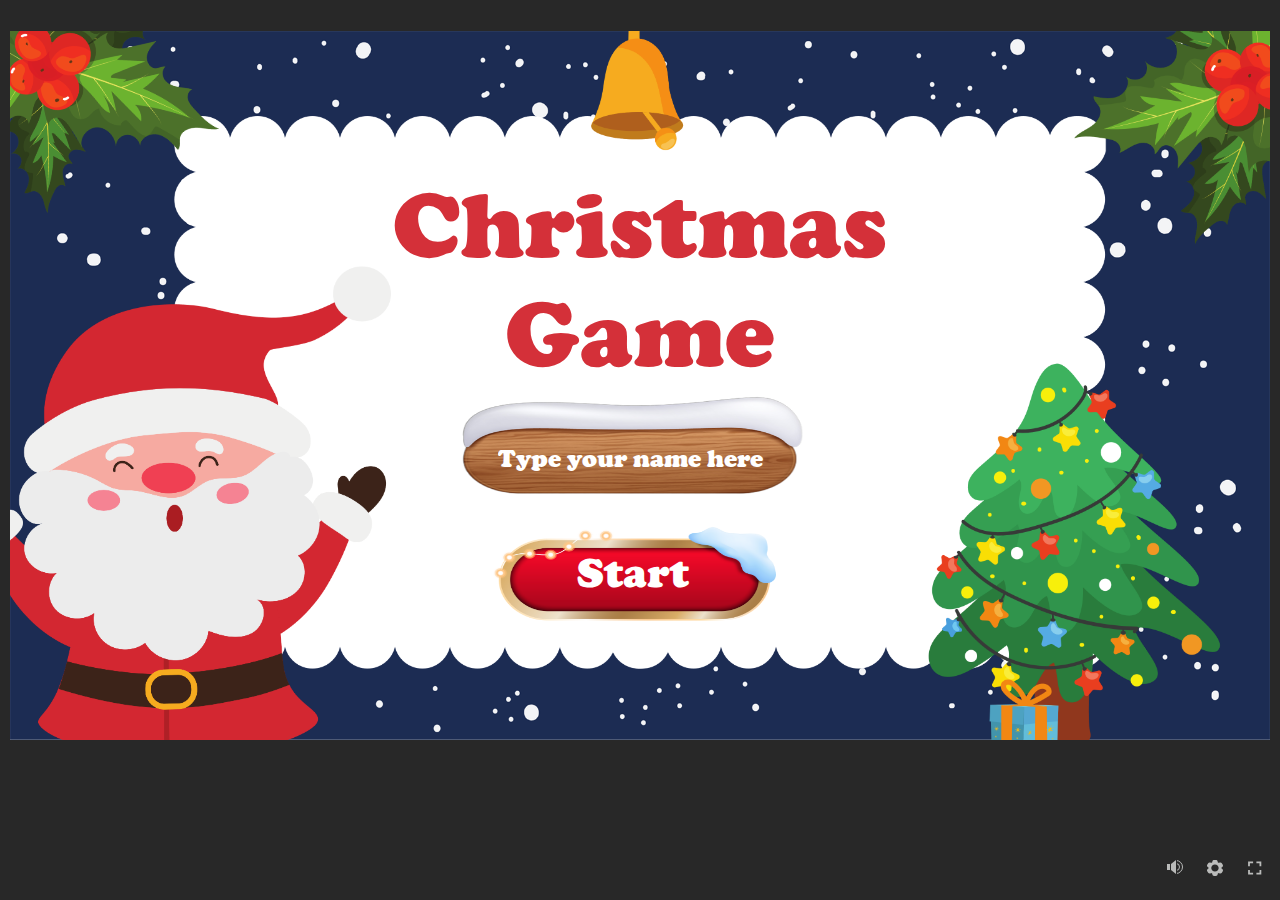
<file: index.html>
﻿<!doctype html>
<html lang="en-US">
<head>
  <meta charset="utf-8">
  <!-- Created using Storyline 360 x64 - http://www.articulate.com  -->
  <!-- version: 3.97.34031.0 -->
  <title>Christmas dice game (1)</title>
  <meta http-equiv="x-ua-compatible" content="IE=edge"/>
  <meta name="viewport" content="width=device-width,initial-scale=1,user-scalable=no,shrink-to-fit=no,minimal-ui"/>
  <meta name="apple-mobile-web-app-capable" content="yes"/>
  <style>
    html, body { height: 100%; padding: 0; margin: 0 }
    #app { height: 100%; width: 100%; }
  </style>

  <script>
    window.DS = {};
    window.globals = {
      DATA_PATH_BASE: '',
      HAS_FRAME: true,
      HAS_SLIDE: true,

      lmsPresent: false,
      tinCanPresent: false,
      cmi5Present: false,
      aoSupport: false,
      scale: 'noscale',
      captureRc: false,
      browserSize: 'optimal',
      bgColor: '#282828',
      features: 'DropInAcc,DropInBase,DropInCore,DropInInteractions,DropInVideo,LayerPresentAsDialog,MathExpressions,MultipleQuizTracking,UpdatedThemeEditor',
      themeName: 'unified',
      preloaderColor: '#FFFFFF',
      suppressAnalytics: false,
      productChannel: 'stable',
      publishSource: 'storyline',
      aid: 'aid|dfdf408f-d597-4349-b7f6-b63befe38650',
      cid: 'cadb7a4b-8cb1-432d-b43c-58765e7518b7',
      playerVersion: '3.97.34031.0',
      publishTimestamp: '2025-06-11T09:18:35.3965324Z',
      maxIosVideoElements: 10,
      connectionSettings: { message: 'You%20are%20offline.%20Trying%20to%20reconnect...', useDarkTheme: false, mode: 'disabled' },
      hasFeature: function(feature) {
        return this.features.split(',').includes(feature);
      },
      
      parseParams: function(qs) {
        if (window.globals.parsedParams != null) {
          return window.globals.parsedParams;
        }
        qs = (qs || window.location.search.substr(1)).split('+').join(' ');
        var params = {},
            tokens,
            re = /[?&]?([^=]+)=([^&]*)/g;

        while (tokens = re.exec(qs)) {
          params[decodeURIComponent(tokens[1]).trim()] =
            decodeURIComponent(tokens[2]).trim();
        }
        window.globals.parsedParams = params;
        return params;
      }

    };
  </script>
  <script>
    var isIe11 = ('ActiveXObject' in window || window.MSBlobBuilder != null)
      && window.msCrypto != null && !window.ActiveXObject;
    if (isIe11) {
      window.globals.unsupportedBrowser = true;
      document.write(atob('[base64]'));
    }
  </script>

  <script>
    if (window.globals.hasFeature('MultiLanguageSinglePackageSupport')) {
      
      
    }
  </script>

  
  <script>window.THREE = { };</script>
  
</head>
<body style="background: #282828" class="cs-HTML theme-unified">
  <!-- 360 -->
  <script>!function(){var e,i=/iPhone/i,o=/iPod/i,n=/iPad/i,t=/\biOS-universal(?:.+)Mac\b/i,r=/\bAndroid(?:.+)Mobile\b/i,a=/Android/i,d=/(?:SD4930UR|\bSilk(?:.+)Mobile\b)/i,p=/Silk/i,l=/Windows Phone/i,u=/\bWindows(?:.+)ARM\b/i,b=/BlackBerry/i,s=/BB10/i,c=/Opera Mini/i,f=/\b(CriOS|Chrome)(?:.+)Mobile/i,h=/Mobile(?:.+)Firefox\b/i,v=function(e){return void 0!==e&&"MacIntel"===e.platform&&"number"==typeof e.maxTouchPoints&&e.maxTouchPoints>1&&"undefined"==typeof MSStream};e=function(e){var m={userAgent:"",platform:"",maxTouchPoints:0};e||"undefined"==typeof navigator?"string"==typeof e?m.userAgent=e:e&&e.userAgent&&(m={userAgent:e.userAgent,platform:e.platform,maxTouchPoints:e.maxTouchPoints||0}):m={userAgent:navigator.userAgent,platform:navigator.platform,maxTouchPoints:navigator.maxTouchPoints||0};var g=m.userAgent,y=g.split("[FBAN");void 0!==y[1]&&(g=y[0]),void 0!==(y=g.split("Twitter"))[1]&&(g=y[0]);var A=function(e){return function(i){return i.test(e)}}(g),w={apple:{phone:A(i)&&!A(l),ipod:A(o),tablet:!A(i)&&(A(n)||v(m))&&!A(l),universal:A(t),device:(A(i)||A(o)||A(n)||A(t)||v(m))&&!A(l)},amazon:{phone:A(d),tablet:!A(d)&&A(p),device:A(d)||A(p)},android:{phone:!A(l)&&A(d)||!A(l)&&A(r),tablet:!A(l)&&!A(d)&&!A(r)&&(A(p)||A(a)),device:!A(l)&&(A(d)||A(p)||A(r)||A(a))||A(/\bokhttp\b/i)},windows:{phone:A(l),tablet:A(u),device:A(l)||A(u)},other:{blackberry:A(b),blackberry10:A(s),opera:A(c),firefox:A(h),chrome:A(f),device:A(b)||A(s)||A(c)||A(h)||A(f)},any:!1,phone:!1,tablet:!1};return w.any=w.apple.device||w.android.device||w.windows.device||w.other.device,w.phone=w.apple.phone||w.android.phone||w.windows.phone,w.tablet=w.apple.tablet||w.android.tablet||w.windows.tablet,w}(),"object"==typeof exports&&"undefined"!=typeof module?module.exports=e:"function"==typeof define&&define.amd?define((function(){return e})):this.isMobile=e}();
    window.isMobile.apple.tablet = window.isMobile.apple.tablet ||
      (navigator.platform === 'MacIntel' && navigator.maxTouchPoints > 1);
    window.isMobile.apple.device = window.isMobile.apple.device || window.isMobile.apple.tablet;
    window.isMobile.tablet = window.isMobile.tablet || window.isMobile.apple.tablet;
    window.isMobile.any = window.isMobile.any || window.isMobile.apple.tablet;
  </script>

  <div id="focus-sink" tabindex="-1"></div>

  <div id="preso"></div>
  <script>
    (function() {

      var classTypes = [ 'desktop', 'mobile', 'phone', 'tablet' ];

      var addDeviceClasses = function(prefix, testObj) {
        var curr, i;
        for (i = 0; i < classTypes.length; i++) {
          curr = classTypes[i];
          if (testObj[curr]) {
            document.body.classList.add(prefix + curr);
          }
        }
      };

      var params = window.globals.parseParams(),
          isDevicePreview = params.devicepreview === '1',
          isPhoneOverride = params.deviceType === 'phone' || (isDevicePreview && params.phone == '1'),
          isTabletOverride = (params.deviceType === 'tablet' || isDevicePreview) && !isPhoneOverride,
          isMobileOverride = isPhoneOverride || isTabletOverride;

      var deviceView = {
        desktop: !window.isMobile.any && !isMobileOverride,
        mobile: window.isMobile.any || isMobileOverride,
        phone: isPhoneOverride || (window.isMobile.phone && !isTabletOverride),
        tablet: isTabletOverride || window.isMobile.tablet
      };

      window.globals.deviceView = deviceView;
      window.isMobile.desktop = !window.isMobile.any;
      window.isMobile.mobile = window.isMobile.any;

      addDeviceClasses('view-', deviceView);

    })();
  </script>
  
  <script src='story_content/triggers.js' type=text/javascript></script>
<script src='story_content/user.js' type=text/javascript></script>
  <div class="slide-loader"></div>

  <script>
    var doc = document, loader = doc.body.querySelector('.slide-loader'); [ 1, 2, 3 ].forEach(function(n) { var d = doc.createElement('div'); d.style.backgroundColor = window.globals.preloaderColor; d.classList.add('mobile-loader-dot'); d.classList.add('dot' + n); loader.appendChild(d); });
  </script>

  <div class="mobile-load-title-overlay" style="display: none">
    <div class="mobile-load-title">Christmas dice game (1)</div>
  </div>

  <div class="mobile-chrome-warning"></div>

  
<style>
  .warn-connection-dialog {
    display: none;
    background: transparent;
    pointer-events: all;
    position: fixed;
    left: 0;
    top: 0;
    width: 100%;
    height: 100%;
    z-index: 999;
  }

  .warn-connection-content {
    pointer-events: all;
    border-radius: 4px;
    background: white;
    border: 1px solid #E7E7E7;
    color: #333333;
    box-shadow: 0 2px 4px rgba(0, 0, 0, 0.25);
    transition: all 150ms ease-out;
    position: absolute;
    white-space: nowrap;
  }

  .view-phone.is-landscape .warn-connection-content {
    left: 23px;
    bottom: 23px;
  }

  .view-tablet.is-landscape .warn-connection-content {
    left: 50%;
    top: 20px;
    transform: translateX(-50%);
  }

  .view-mobile.is-portrait .warn-connection-content {
    transform: translate(-50%, calc(-100% - 15px));
  }

  .warn-connection-content p {
    display: inline-block;
    margin: 0 8px 0 0;
    line-height: 33px;
    font-size: 11px;
  }

  .warn-connection-content svg {
    position: relative;
    vertical-align: middle;
    margin: 0 2px 2px 8px;
  }

  .view-desktop .warn-connection-content {
    left: 1.5em;
    bottom: 1.5em;
  }

  .view-desktop .warn-connection-content p {
    font-size: 1.1em;
  }

  .is-offline .warn-connection-dialog {
    display: block;
  }

  .is-offline .cs-panel * {
    pointer-events: none !important;
  }

  .is-offline .cs-panel {
    pointer-events: all !important;
  }

  .is-offline #nav-controls * {
    pointer-events: none !important;
  }

  .is-offline #nav-controls {
    pointer-events: all !important;
  }
</style>

<div class="warn-connection-dialog" role="alertdialog" aria-modal="true" tabindex="0" aria-labelledby="warn-connection-message">
  <div class="warn-connection-content">
    <svg width="17" height="15" viewBox="0 0 17 15" xmlns="http://www.w3.org/2000/svg">
      <path fill="#8F0000" stroke="white" d="M16.07,12.98 L15.88,12.23 L9.51,1.21 C8.97,0.26,7.6,0.26,7.06,1.21 L0.69,12.23 C0.15,13.16,0.81,14.36,1.91,14.36 H14.65 C15.47,14.36,16.05,13.7,16.07,12.98 Z"/>
      <path fill="white" stroke="white" d="M8.58,5.5 C8.35,5.28,8.5,5.35,8.21,5.32 C8.09,5.35,7.97,5.49,7.96,5.67 C7.97,5.79,7.98,5.92,7.98,6.04 L7.98,6.04 C7.99,6.17,8,6.31,8.01,6.43 L8.01,6.44 C8.03,6.92,8.06,7.41,8.09,7.9 L8.09,7.9 C8.12,8.39,8.14,8.88,8.17,9.37 C8.17,9.39,8.18,9.42,8.2,9.44 C8.23,9.46,8.25,9.47,8.28,9.47 C8.31,9.47,8.34,9.46,8.35,9.44 C8.37,9.43,8.38,9.4,8.39,9.35 L8.39,9.34 C8.39,9.24,8.4,9.15,8.4,9.05 L8.4,9.05 C8.41,8.96,8.41,8.86,8.42,8.75 C8.43,8.44,8.45,8.12,8.47,7.81 L8.47,7.81 C8.49,7.49,8.51,7.18,8.53,6.87 C8.55,6.46,8.56,6.05,8.59,5.64 L8.6,5.62 C8.6,5.57,8.59,5.53,8.58,5.5 L8.21,5.32 Z"/>
      <circle fill="white" stroke="white" cx="8.3" cy="11.35" r="0.3"/>
    </svg>
    <p id="warn-connection-message">You are offline. Trying to reconnect...</p>
  </div>
</div>

<script>
  (function() {
    window.DS.connection = {
      warningShown: false,
      assets: {},
      loadingAssetGroup: false,
      retryDelay: 500
    };

    var connectionSettings = window.globals.connectionSettings || {};

    var useConnectionMessages = window.AbortController != null &&
      window.location.protocol != 'file:' &&
      connectionSettings.mode === 'normal';

    window.DS.connection.useConnectionMessages = useConnectionMessages;

    var assetCount = 0;
    var checkLoadedId;


    if (useConnectionMessages && connectionSettings != null) {
      var contentEl = document.querySelector('.warn-connection-content');
      var messageEl = contentEl.querySelector('p');

      if (connectionSettings.useDarkTheme) {
        contentEl.style.borderColor = '#BABBBA';
        contentEl.style.backgroundColor = '#282828';
        contentEl.style.color = '#FFFFFF';
      }

      if (connectionSettings.message != null) {
        messageEl.textContent = window.decodeURIComponent(connectionSettings.message);
      }
    }

    function checkAssetsReady() {
      for (var i in DS.connection.assets) {
        if (!DS.connection.assets[i].success) {
          return false;
        }
      }
      return true;
    }

    function stopAssetGroup() {
      if (!useConnectionMessages) { return; }

      assetCount = 0;

      DS.connection.oldAssetGroup = DS.connection.assets;
      DS.connection.assets = {};
      DS.connection.loadingAssetGroup = false;
      clearInterval(checkLoadedId);
    }

    function startAssetGroup() {
      if (!useConnectionMessages) { return; }
      var ticks = 0;
      clearInterval(checkLoadedId);
      checkLoadedId = setInterval(function() {
        var loaded = 0;
        if (assetCount === 0 && loaded === 0) {
          clearInterval(checkLoadedId);
          return;
        }

        for (var i in DS.connection.assets) {
          if (DS.connection.assets[i].success) {
            loaded++;
          }
        }

        if (assetCount === loaded && checkAssetsReady()) {
          for (var i in DS.connection.assets) {
            if (DS.connection.assets[i].action) {
              DS.connection.assets[i].action();
            }
          }
          hideWarning();
          stopAssetGroup();
        }
      }, 100)
    }

    function requiredAsset(url, action, retry, type) {
      if (!useConnectionMessages) { return; }
      if (DS.connection.assets[url]) { return; }

      DS.connection.assets[url] = {
        success: false, action: action, retry: retry, type: type
      };
      assetCount = Object.keys(DS.connection.assets).length;
      if (!DS.connection.loadingAssetGroup) {
        startAssetGroup();
      }
      DS.connection.loadingAssetGroup = true;
    }

    function assetLoaded(url) {
      if (!useConnectionMessages) { return; }
      if (DS.connection.assets[url]) {
        DS.connection.assets[url].success = true;
      }
    }

    function assetFailed(url) {
      if (!useConnectionMessages) { return; }
      if (!DS.connection.assets[url]) {
        if (/\.js$/.test(url) && url.indexOf('transcripts') === -1) {
          setTimeout(function() {
            if (DS.connection.lastSlideLoaded != null) {
              DS.connection.lastSlideLoaded();
            }
          }, DS.connection.retryDelay);
        }
        return;
      }
      if (!DS.connection.warningShown) { showWarning(); }
      if (DS.connection.assets[url].retry) {
        setTimeout(function() {
          if (!DS.connection.assets[url].success) {
            DS.connection.assets[url].retry()
          }
        }, DS.connection.retryDelay);
      }
    }

    function hideWarning() {
      document.body.classList.remove('is-offline');
      DS.connection.warningShown = false;
      enableKeys();
    }
    DS.connection.hideWarning = hideWarning

    function showWarning(btn) {
      document.body.classList.add('is-offline')
      DS.connection.warningShown = true;
      updateWarningPosition();
      disableKeys();
    }

    function updateWarningPosition() {
      if (!DS.connection.warningShown) {
        return;
      }

      var isPortrait = document.body.classList.contains('is-portrait');
      var isMobile = document.body.classList.contains('view-mobile');
      var warningEl = document.querySelector('.warn-connection-content');

      if (isPortrait && isMobile) {
        var slide = document.querySelector('.primary-slide');
        var slideRect = slide != null
          ? slide.getBoundingClientRect()
          : { top: window.innerHeight, left: 0, width: window.innerWidth };

        warningEl.style.top = `${slideRect.top}px`
        warningEl.style.left = `${slideRect.left + slideRect.width / 2}px`
      } else {
        warningEl.style.top = null;
        warningEl.style.left = null;
      }

      window.requestAnimationFrame(updateWarningPosition);
    }

    function onDisableKeyDown(e) {
      e.preventDefault();
      e.stopImmediatePropagation();
    }

    function onDisableKeyUp(e) {
      e.preventDefault();
      e.stopImmediatePropagation();
    }

    var accStyle = document.createElement('style');
    var warnDialogEl = document.querySelector('.warn-connection-dialog');

    function disableKeys() {
      if (DS.views && DS.views.nsStack && DS.views.nsStack.length === 1) {
        DS.views.nsStack[0].tabReachable = false
        DS.views.nsStack[0].updateTabIndex(true, true);
      }

      accStyle.innerHTML = '.acc-shadow-dom { display: none; }';
      document.body.appendChild(accStyle);

      warnDialogEl.parentNode.append(warnDialogEl);
      warnDialogEl.focus();
    }

    function enableKeys() {
      accStyle.remove();
      if (DS.views && DS.views.nsStack && DS.views.nsStack.length === 1 && DS.views.nsStack[0].name === '_frame') {
        DS.views.nsStack[0].tabReachable = true;
        DS.views.nsStack[0].updateTabIndex();
      }
    }

    // these will all be noops if the feature flag isn't set in
    // the data and `window.globals.features`
    DS.connection.requiredAsset = requiredAsset;
    DS.connection.assetLoaded = assetLoaded;
    DS.connection.assetFailed = assetFailed;
    DS.connection.stopAssetGroup = stopAssetGroup;
    DS.connection.startAssetGroup = startAssetGroup;
  })();
</script>


  <script>
    
    if (window.autoSpider && window.vInterfaceObject) {
      document.querySelector('.mobile-load-title-overlay').style.display = 'none';
    }
  </script>

  

  <link rel="stylesheet" href="html5/data/css/output.min.css" data-noprefix/>
</body>
<script src="html5/lib/scripts/bootstrapper.min.js"></script>
</html>
</file>
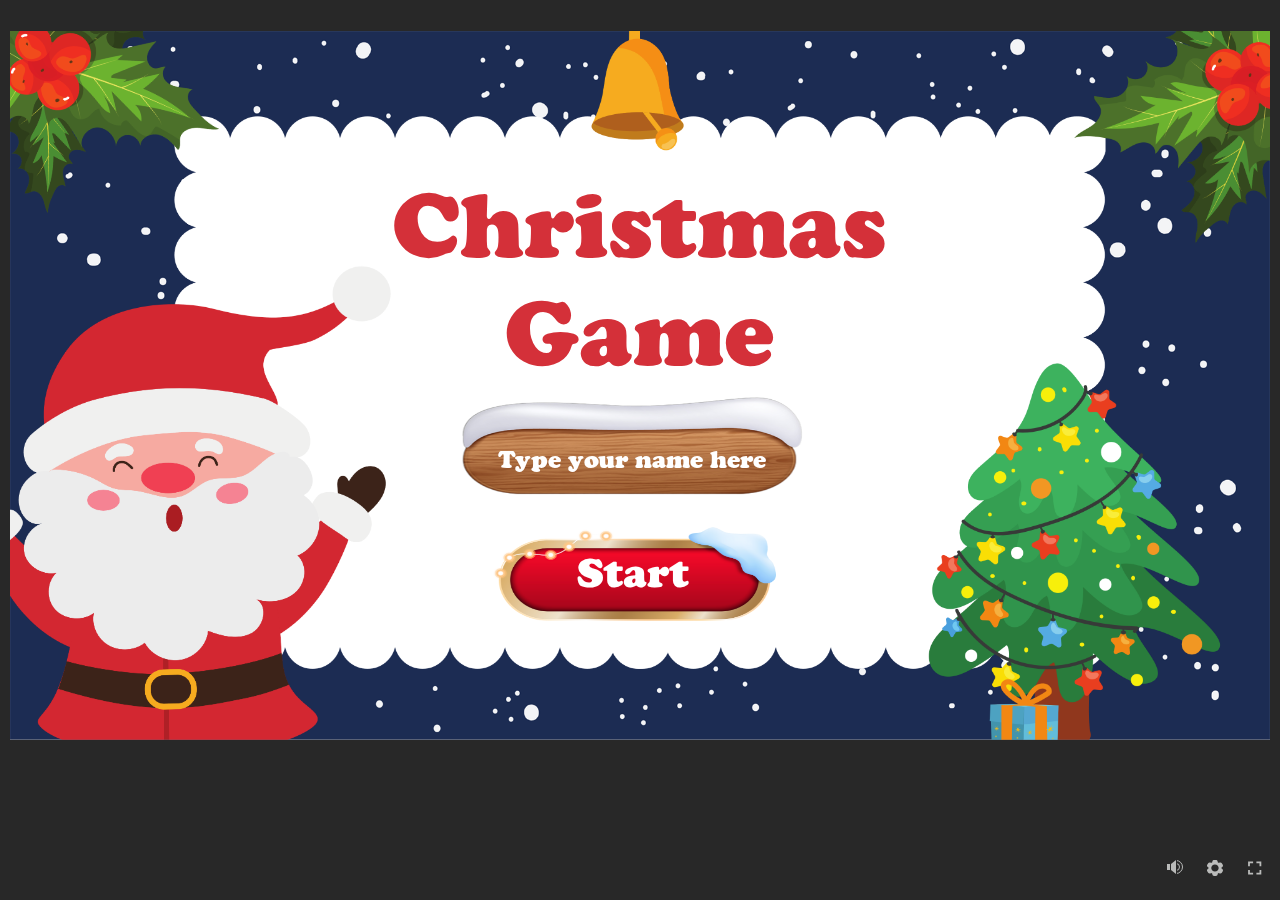
<file: Christmas_dice_game_2026/index.html>
﻿<!doctype html>
<html lang="en-US">
<head>
  <meta charset="utf-8">
  <!-- Created using Storyline 360 x64 - http://www.articulate.com  -->
  <!-- version: 3.111.36326.0 -->
  <title>Christmas dice game 2026</title>
  <meta http-equiv="x-ua-compatible" content="IE=edge"/>
  <meta name="viewport" content="width=device-width,initial-scale=1,user-scalable=no,shrink-to-fit=no,minimal-ui"/>
  <meta name="apple-mobile-web-app-capable" content="yes"/>
  <style>
    html, body { height: 100%; padding: 0; margin: 0 }
    #app { height: 100%; width: 100%; }
  </style>

  <script>
    window.DS = {};
    window.globals = {
      DATA_PATH_BASE: '',
      HAS_FRAME: true,
      HAS_SLIDE: true,

      lmsPresent: false,
      tinCanPresent: false,
      cmi5Present: false,
      aoSupport: false,
      scale: 'Scaled',
      captureRc: false,
      browserSize: 'optimal',
      bgColor: '#282828',
      features: 'DropInBase,JsInteractions,PlayerSizeOption,SlideLevelScale',
      themeName: 'unified',
      preloaderColor: '#FFFFFF',
      suppressAnalytics: false,
      productChannel: 'stable',
      publishSource: 'storyline',
      aid: 'aid|dfdf408f-d597-4349-b7f6-b63befe38650',
      cid: 'c2ea7d68-b540-4607-999a-9b63674966e7',
      playerVersion: '3.111.36326.0',
      publishTimestamp: '2026-03-05T16:09:28.1279836Z',
      maxIosVideoElements: 10,
      connectionSettings: { message: 'You%20are%20offline.%20Trying%20to%20reconnect...', useDarkTheme: false, mode: 'disabled' },
      hasFeature: function(feature) {
        return this.features.split(',').includes(feature);
      },
      
      parseParams: function(qs) {
        if (window.globals.parsedParams != null) {
          return window.globals.parsedParams;
        }
        qs = (qs || window.location.search.substr(1)).split('+').join(' ');
        var params = {},
            tokens,
            re = /[?&]?([^=]+)=([^&]*)/g;

        while (tokens = re.exec(qs)) {
          params[decodeURIComponent(tokens[1]).trim()] =
            decodeURIComponent(tokens[2]).trim();
        }
        window.globals.parsedParams = params;
        return params;
      }

    };

    if (window.flagsUnderTest != null) {
      window.globals.features = window.flagsUnderTest.reduce((accum, feature) => {
        if (!accum.includes(feature)) {
          accum.push(feature);
        }
        return accum;
      }, window.globals.features.split(',')).join();
    }
  </script>
  <script>
    var isIe11 = ('ActiveXObject' in window || window.MSBlobBuilder != null)
      && window.msCrypto != null && !window.ActiveXObject;
    if (isIe11) {
      window.globals.unsupportedBrowser = true;
      document.write(atob('[base64]'));
    }
  </script>

  <script>
    if (window.globals.hasFeature('Localization')) {
      
      
    }
  </script>

  
  
  <script>window.THREE = { };</script>
  
</head>
<body style="background: #282828" class="cs-HTML theme-unified">
  <!-- 360 -->
  <script>!function(){var e,i=/iPhone/i,o=/iPod/i,n=/iPad/i,t=/\biOS-universal(?:.+)Mac\b/i,r=/\bAndroid(?:.+)Mobile\b/i,a=/Android/i,d=/(?:SD4930UR|\bSilk(?:.+)Mobile\b)/i,p=/Silk/i,l=/Windows Phone/i,u=/\bWindows(?:.+)ARM\b/i,b=/BlackBerry/i,s=/BB10/i,c=/Opera Mini/i,f=/\b(CriOS|Chrome)(?:.+)Mobile/i,h=/Mobile(?:.+)Firefox\b/i,v=function(e){return void 0!==e&&"MacIntel"===e.platform&&"number"==typeof e.maxTouchPoints&&e.maxTouchPoints>1&&"undefined"==typeof MSStream};e=function(e){var m={userAgent:"",platform:"",maxTouchPoints:0};e||"undefined"==typeof navigator?"string"==typeof e?m.userAgent=e:e&&e.userAgent&&(m={userAgent:e.userAgent,platform:e.platform,maxTouchPoints:e.maxTouchPoints||0}):m={userAgent:navigator.userAgent,platform:navigator.platform,maxTouchPoints:navigator.maxTouchPoints||0};var g=m.userAgent,y=g.split("[FBAN");void 0!==y[1]&&(g=y[0]),void 0!==(y=g.split("Twitter"))[1]&&(g=y[0]);var A=function(e){return function(i){return i.test(e)}}(g),w={apple:{phone:A(i)&&!A(l),ipod:A(o),tablet:!A(i)&&(A(n)||v(m))&&!A(l),universal:A(t),device:(A(i)||A(o)||A(n)||A(t)||v(m))&&!A(l)},amazon:{phone:A(d),tablet:!A(d)&&A(p),device:A(d)||A(p)},android:{phone:!A(l)&&A(d)||!A(l)&&A(r),tablet:!A(l)&&!A(d)&&!A(r)&&(A(p)||A(a)),device:!A(l)&&(A(d)||A(p)||A(r)||A(a))||A(/\bokhttp\b/i)},windows:{phone:A(l),tablet:A(u),device:A(l)||A(u)},other:{blackberry:A(b),blackberry10:A(s),opera:A(c),firefox:A(h),chrome:A(f),device:A(b)||A(s)||A(c)||A(h)||A(f)},any:!1,phone:!1,tablet:!1};return w.any=w.apple.device||w.android.device||w.windows.device||w.other.device,w.phone=w.apple.phone||w.android.phone||w.windows.phone,w.tablet=w.apple.tablet||w.android.tablet||w.windows.tablet,w}(),"object"==typeof exports&&"undefined"!=typeof module?module.exports=e:"function"==typeof define&&define.amd?define((function(){return e})):this.isMobile=e}();
    window.isMobile.apple.tablet = window.isMobile.apple.tablet ||
      (navigator.platform === 'MacIntel' && navigator.maxTouchPoints > 1);
    window.isMobile.apple.device = window.isMobile.apple.device || window.isMobile.apple.tablet;
    window.isMobile.tablet = window.isMobile.tablet || window.isMobile.apple.tablet;
    window.isMobile.any = window.isMobile.any || window.isMobile.apple.tablet;
  </script>

  <div id="focus-sink" tabindex="-1"></div>

  <div id="preso"></div>
  <script>
    (function() {

      var classTypes = [ 'desktop', 'mobile', 'phone', 'tablet' ];

      var addDeviceClasses = function(prefix, testObj) {
        var curr, i;
        for (i = 0; i < classTypes.length; i++) {
          curr = classTypes[i];
          if (testObj[curr]) {
            document.body.classList.add(prefix + curr);
          }
        }
      };

      var params = window.globals.parseParams(),
          isDevicePreview = params.devicepreview === '1',
          isPhoneOverride = params.deviceType === 'phone' || (isDevicePreview && params.phone == '1'),
          isTabletOverride = (params.deviceType === 'tablet' || isDevicePreview) && !isPhoneOverride,
          isMobileOverride = isPhoneOverride || isTabletOverride;

      var deviceView = {
        desktop: !window.isMobile.any && !isMobileOverride,
        mobile: window.isMobile.any || isMobileOverride,
        phone: isPhoneOverride || (window.isMobile.phone && !isTabletOverride),
        tablet: isTabletOverride || window.isMobile.tablet
      };

      window.globals.deviceView = deviceView;
      window.isMobile.desktop = !window.isMobile.any;
      window.isMobile.mobile = window.isMobile.any;

      addDeviceClasses('view-', deviceView);

    })();
  </script>
  
  <script src='story_content/triggers.js' type=text/javascript></script>
<script src='story_content/user.js' type=text/javascript></script>
  <div class="slide-loader"></div>

  <script>
    var doc = document, loader = doc.body.querySelector('.slide-loader'); [ 1, 2, 3 ].forEach(function(n) { var d = doc.createElement('div'); d.style.backgroundColor = window.globals.preloaderColor; d.classList.add('mobile-loader-dot'); d.classList.add('dot' + n); loader.appendChild(d); });
  </script>

  <div class="mobile-load-title-overlay" style="display: none">
    <div class="mobile-load-title">Christmas dice game 2026</div>
  </div>

  <div class="mobile-chrome-warning"></div>

  
<style>
  .warn-connection-dialog {
    display: none;
    background: transparent;
    pointer-events: all;
    position: fixed;
    left: 0;
    top: 0;
    width: 100%;
    height: 100%;
    z-index: 999;
  }

  .warn-connection-content {
    pointer-events: all;
    border-radius: 4px;
    background: white;
    border: 1px solid #E7E7E7;
    color: #333333;
    box-shadow: 0 2px 4px rgba(0, 0, 0, 0.25);
    transition: all 150ms ease-out;
    position: absolute;
    white-space: nowrap;
  }

  .view-phone.is-landscape .warn-connection-content {
    left: 23px;
    bottom: 23px;
  }

  .view-tablet.is-landscape .warn-connection-content {
    left: 50%;
    top: 20px;
    transform: translateX(-50%);
  }

  .view-mobile.is-portrait .warn-connection-content {
    transform: translate(-50%, calc(-100% - 15px));
  }

  .warn-connection-content p {
    display: inline-block;
    margin: 0 8px 0 0;
    line-height: 33px;
    font-size: 11px;
  }

  .warn-connection-content svg {
    position: relative;
    vertical-align: middle;
    margin: 0 2px 2px 8px;
  }

  .view-desktop .warn-connection-content {
    left: 1.5em;
    bottom: 1.5em;
  }

  .view-desktop .warn-connection-content p {
    font-size: 1.1em;
  }

  .is-offline .warn-connection-dialog {
    display: block;
  }

  .is-offline .cs-panel * {
    pointer-events: none !important;
  }

  .is-offline .cs-panel {
    pointer-events: all !important;
  }

  .is-offline #nav-controls * {
    pointer-events: none !important;
  }

  .is-offline #nav-controls {
    pointer-events: all !important;
  }
</style>

<div class="warn-connection-dialog" role="alertdialog" aria-modal="true" tabindex="0" aria-labelledby="warn-connection-message">
  <div class="warn-connection-content">
    <svg width="17" height="15" viewBox="0 0 17 15" xmlns="http://www.w3.org/2000/svg">
      <path fill="#8F0000" stroke="white" d="M16.07,12.98 L15.88,12.23 L9.51,1.21 C8.97,0.26,7.6,0.26,7.06,1.21 L0.69,12.23 C0.15,13.16,0.81,14.36,1.91,14.36 H14.65 C15.47,14.36,16.05,13.7,16.07,12.98 Z"/>
      <path fill="white" stroke="white" d="M8.58,5.5 C8.35,5.28,8.5,5.35,8.21,5.32 C8.09,5.35,7.97,5.49,7.96,5.67 C7.97,5.79,7.98,5.92,7.98,6.04 L7.98,6.04 C7.99,6.17,8,6.31,8.01,6.43 L8.01,6.44 C8.03,6.92,8.06,7.41,8.09,7.9 L8.09,7.9 C8.12,8.39,8.14,8.88,8.17,9.37 C8.17,9.39,8.18,9.42,8.2,9.44 C8.23,9.46,8.25,9.47,8.28,9.47 C8.31,9.47,8.34,9.46,8.35,9.44 C8.37,9.43,8.38,9.4,8.39,9.35 L8.39,9.34 C8.39,9.24,8.4,9.15,8.4,9.05 L8.4,9.05 C8.41,8.96,8.41,8.86,8.42,8.75 C8.43,8.44,8.45,8.12,8.47,7.81 L8.47,7.81 C8.49,7.49,8.51,7.18,8.53,6.87 C8.55,6.46,8.56,6.05,8.59,5.64 L8.6,5.62 C8.6,5.57,8.59,5.53,8.58,5.5 L8.21,5.32 Z"/>
      <circle fill="white" stroke="white" cx="8.3" cy="11.35" r="0.3"/>
    </svg>
    <p id="warn-connection-message">You are offline. Trying to reconnect...</p>
  </div>
</div>

<script>
  (function() {
    window.DS.connection = {
      warningShown: false,
      assets: {},
      loadingAssetGroup: false,
      retryDelay: 500
    };

    var connectionSettings = window.globals.connectionSettings || {};

    var useConnectionMessages = window.AbortController != null &&
      window.location.protocol != 'file:' &&
      connectionSettings.mode === 'normal';

    window.DS.connection.useConnectionMessages = useConnectionMessages;

    var assetCount = 0;
    var checkLoadedId;


    if (useConnectionMessages && connectionSettings != null) {
      var contentEl = document.querySelector('.warn-connection-content');
      var messageEl = contentEl.querySelector('p');

      if (connectionSettings.useDarkTheme) {
        contentEl.style.borderColor = '#BABBBA';
        contentEl.style.backgroundColor = '#282828';
        contentEl.style.color = '#FFFFFF';
      }

      if (connectionSettings.message != null) {
        messageEl.textContent = window.decodeURIComponent(connectionSettings.message);
      }
    }

    function checkAssetsReady() {
      for (var i in DS.connection.assets) {
        if (!DS.connection.assets[i].success) {
          return false;
        }
      }
      return true;
    }

    function stopAssetGroup() {
      if (!useConnectionMessages) { return; }

      assetCount = 0;

      DS.connection.oldAssetGroup = DS.connection.assets;
      DS.connection.assets = {};
      DS.connection.loadingAssetGroup = false;
      clearInterval(checkLoadedId);
    }

    function startAssetGroup() {
      if (!useConnectionMessages) { return; }
      var ticks = 0;
      clearInterval(checkLoadedId);
      checkLoadedId = setInterval(function() {
        var loaded = 0;
        if (assetCount === 0 && loaded === 0) {
          clearInterval(checkLoadedId);
          return;
        }

        for (var i in DS.connection.assets) {
          if (DS.connection.assets[i].success) {
            loaded++;
          }
        }

        if (assetCount === loaded && checkAssetsReady()) {
          for (var i in DS.connection.assets) {
            if (DS.connection.assets[i].action) {
              DS.connection.assets[i].action();
            }
          }
          hideWarning();
          stopAssetGroup();
        }
      }, 100)
    }

    function requiredAsset(url, action, retry, type) {
      if (!useConnectionMessages) { return; }
      if (DS.connection.assets[url]) { return; }

      DS.connection.assets[url] = {
        success: false, action: action, retry: retry, type: type
      };
      assetCount = Object.keys(DS.connection.assets).length;
      if (!DS.connection.loadingAssetGroup) {
        startAssetGroup();
      }
      DS.connection.loadingAssetGroup = true;
    }

    function assetLoaded(url) {
      if (!useConnectionMessages) { return; }
      if (DS.connection.assets[url]) {
        DS.connection.assets[url].success = true;
      }
    }

    function assetFailed(url) {
      if (!useConnectionMessages) { return; }
      if (!DS.connection.assets[url]) {
        if (/\.js$/.test(url) && url.indexOf('transcripts') === -1) {
          setTimeout(function() {
            if (DS.connection.lastSlideLoaded != null) {
              DS.connection.lastSlideLoaded();
            }
          }, DS.connection.retryDelay);
        }
        return;
      }
      if (!DS.connection.warningShown) { showWarning(); }
      if (DS.connection.assets[url].retry) {
        setTimeout(function() {
          if (!DS.connection.assets[url].success) {
            DS.connection.assets[url].retry()
          }
        }, DS.connection.retryDelay);
      }
    }

    function hideWarning() {
      document.body.classList.remove('is-offline');
      DS.connection.warningShown = false;
      enableKeys();
    }
    DS.connection.hideWarning = hideWarning

    function showWarning(btn) {
      document.body.classList.add('is-offline')
      DS.connection.warningShown = true;
      updateWarningPosition();
      disableKeys();
    }

    function updateWarningPosition() {
      if (!DS.connection.warningShown) {
        return;
      }

      var isPortrait = document.body.classList.contains('is-portrait');
      var isMobile = document.body.classList.contains('view-mobile');
      var warningEl = document.querySelector('.warn-connection-content');

      if (isPortrait && isMobile) {
        var slide = document.querySelector('.primary-slide');
        var slideRect = slide != null
          ? slide.getBoundingClientRect()
          : { top: window.innerHeight, left: 0, width: window.innerWidth };

        warningEl.style.top = `${slideRect.top}px`
        warningEl.style.left = `${slideRect.left + slideRect.width / 2}px`
      } else {
        warningEl.style.top = null;
        warningEl.style.left = null;
      }

      window.requestAnimationFrame(updateWarningPosition);
    }

    function onDisableKeyDown(e) {
      e.preventDefault();
      e.stopImmediatePropagation();
    }

    function onDisableKeyUp(e) {
      e.preventDefault();
      e.stopImmediatePropagation();
    }

    var accStyle = document.createElement('style');
    var warnDialogEl = document.querySelector('.warn-connection-dialog');

    function disableKeys() {
      if (DS.views && DS.views.nsStack && DS.views.nsStack.length === 1) {
        DS.views.nsStack[0].tabReachable = false
        DS.views.nsStack[0].updateTabIndex(true);
      }

      accStyle.innerHTML = '.acc-shadow-dom { display: none; }';
      document.body.appendChild(accStyle);

      warnDialogEl.parentNode.append(warnDialogEl);
      warnDialogEl.focus();
    }

    function enableKeys() {
      accStyle.remove();
      if (DS.views && DS.views.nsStack && DS.views.nsStack.length === 1 && DS.views.nsStack[0].name === '_frame') {
        DS.views.nsStack[0].tabReachable = true;
        DS.views.nsStack[0].updateTabIndex();
      }
    }

    // these will all be noops if the feature flag isn't set in
    // the data and `window.globals.features`
    DS.connection.requiredAsset = requiredAsset;
    DS.connection.assetLoaded = assetLoaded;
    DS.connection.assetFailed = assetFailed;
    DS.connection.stopAssetGroup = stopAssetGroup;
    DS.connection.startAssetGroup = startAssetGroup;
  })();
</script>


  <script>
    
    if (window.autoSpider && window.vInterfaceObject) {
      document.querySelector('.mobile-load-title-overlay').style.display = 'none';
    }
  </script>

  

  <link rel="stylesheet" href="html5/data/css/output.min.css" data-noprefix/>
</body>
<script src="html5/lib/scripts/bootstrapper.min.js"></script>
</html>
</file>
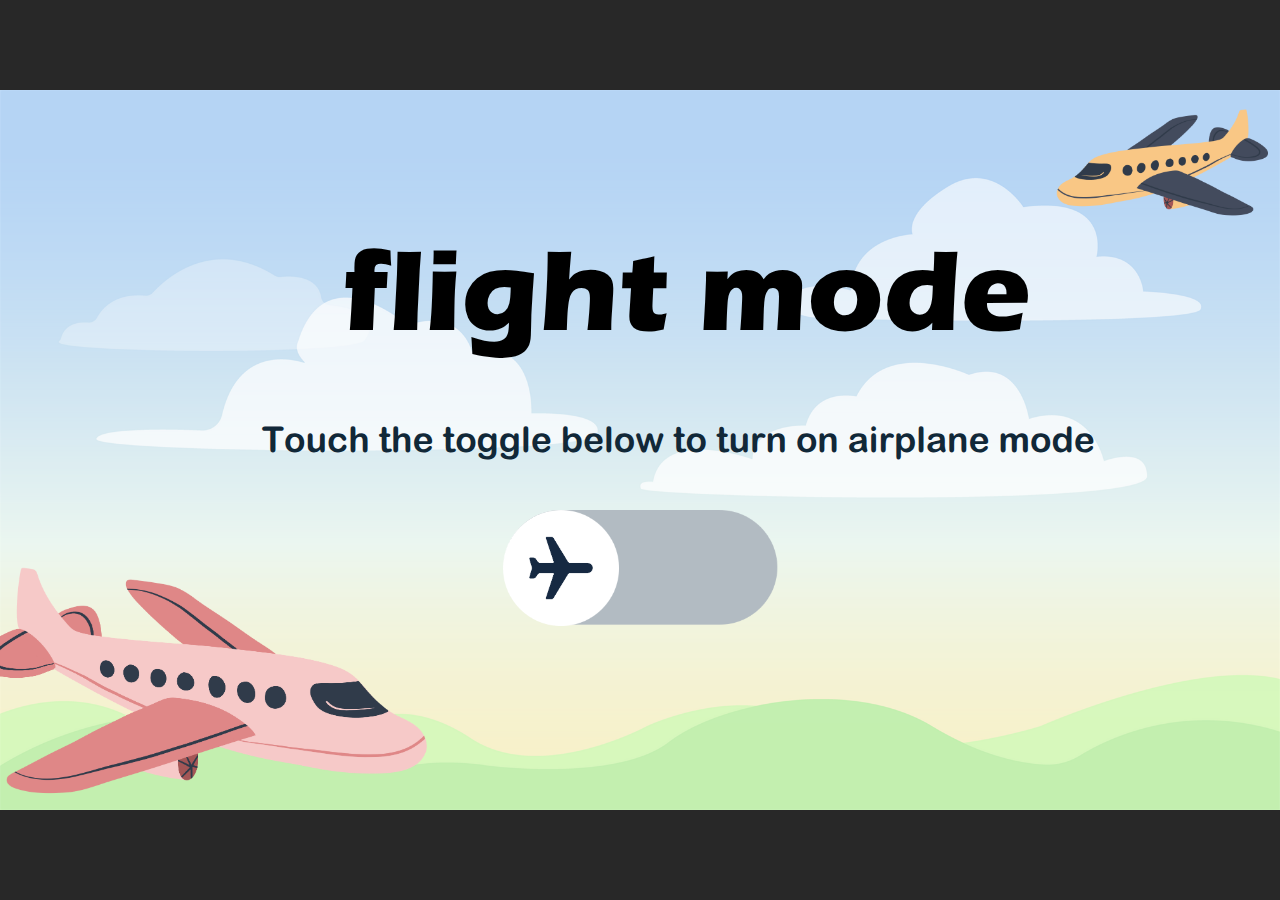
<file: flight/index.html>
﻿<!doctype html>
<html lang="en-US">
<head>
  <meta charset="utf-8">
  <!-- Created using Storyline 360 x64 - http://www.articulate.com  -->
  <!-- version: 3.101.34880.0 -->
  <title>flight</title>
  <meta http-equiv="x-ua-compatible" content="IE=edge"/>
  <meta name="viewport" content="width=device-width,initial-scale=1,user-scalable=no,shrink-to-fit=no,minimal-ui"/>
  <meta name="apple-mobile-web-app-capable" content="yes"/>
  <style>
    html, body { height: 100%; padding: 0; margin: 0 }
    #app { height: 100%; width: 100%; }
  </style>

  <script>
    window.DS = {};
    window.globals = {
      DATA_PATH_BASE: '',
      HAS_FRAME: true,
      HAS_SLIDE: true,

      lmsPresent: false,
      tinCanPresent: false,
      cmi5Present: false,
      aoSupport: false,
      scale: 'Scaled',
      captureRc: false,
      browserSize: 'optimal',
      bgColor: '#282828',
      features: 'DropInBase,JsApiBasics,MultipleQuizTracking,NativePrompts,PlayerSizeOption,TextEntryCharacterLimit',
      themeName: 'unified',
      preloaderColor: '#FFFFFF',
      suppressAnalytics: false,
      productChannel: 'stable',
      publishSource: 'storyline',
      aid: 'aid|dfdf408f-d597-4349-b7f6-b63befe38650',
      cid: '513c8567-a729-4207-9667-c58dc71986ac',
      playerVersion: '3.101.34880.0',
      publishTimestamp: '2025-07-24T18:35:56.4167629Z',
      maxIosVideoElements: 10,
      connectionSettings: { message: 'You%20are%20offline.%20Trying%20to%20reconnect...', useDarkTheme: false, mode: 'disabled' },
      hasFeature: function(feature) {
        return this.features.split(',').includes(feature);
      },
      
      parseParams: function(qs) {
        if (window.globals.parsedParams != null) {
          return window.globals.parsedParams;
        }
        qs = (qs || window.location.search.substr(1)).split('+').join(' ');
        var params = {},
            tokens,
            re = /[?&]?([^=]+)=([^&]*)/g;

        while (tokens = re.exec(qs)) {
          params[decodeURIComponent(tokens[1]).trim()] =
            decodeURIComponent(tokens[2]).trim();
        }
        window.globals.parsedParams = params;
        return params;
      }

    };

    if (window.flagsUnderTest != null) {
      window.globals.features = window.flagsUnderTest.reduce((accum, feature) => {
        if (!accum.includes(feature)) {
          accum.push(feature);
        }
        return accum;
      }, window.globals.features.split(',')).join();
    }
  </script>
  <script>
    var isIe11 = ('ActiveXObject' in window || window.MSBlobBuilder != null)
      && window.msCrypto != null && !window.ActiveXObject;
    if (isIe11) {
      window.globals.unsupportedBrowser = true;
      document.write(atob('[base64]'));
    }
  </script>

  <script>
    if (window.globals.hasFeature('Localization')) {
      
      
    }
  </script>

  
  <script>window.THREE = { };</script>
  
</head>
<body style="background: #282828" class="cs-HTML theme-unified">
  <!-- 360 -->
  <script>!function(){var e,i=/iPhone/i,o=/iPod/i,n=/iPad/i,t=/\biOS-universal(?:.+)Mac\b/i,r=/\bAndroid(?:.+)Mobile\b/i,a=/Android/i,d=/(?:SD4930UR|\bSilk(?:.+)Mobile\b)/i,p=/Silk/i,l=/Windows Phone/i,u=/\bWindows(?:.+)ARM\b/i,b=/BlackBerry/i,s=/BB10/i,c=/Opera Mini/i,f=/\b(CriOS|Chrome)(?:.+)Mobile/i,h=/Mobile(?:.+)Firefox\b/i,v=function(e){return void 0!==e&&"MacIntel"===e.platform&&"number"==typeof e.maxTouchPoints&&e.maxTouchPoints>1&&"undefined"==typeof MSStream};e=function(e){var m={userAgent:"",platform:"",maxTouchPoints:0};e||"undefined"==typeof navigator?"string"==typeof e?m.userAgent=e:e&&e.userAgent&&(m={userAgent:e.userAgent,platform:e.platform,maxTouchPoints:e.maxTouchPoints||0}):m={userAgent:navigator.userAgent,platform:navigator.platform,maxTouchPoints:navigator.maxTouchPoints||0};var g=m.userAgent,y=g.split("[FBAN");void 0!==y[1]&&(g=y[0]),void 0!==(y=g.split("Twitter"))[1]&&(g=y[0]);var A=function(e){return function(i){return i.test(e)}}(g),w={apple:{phone:A(i)&&!A(l),ipod:A(o),tablet:!A(i)&&(A(n)||v(m))&&!A(l),universal:A(t),device:(A(i)||A(o)||A(n)||A(t)||v(m))&&!A(l)},amazon:{phone:A(d),tablet:!A(d)&&A(p),device:A(d)||A(p)},android:{phone:!A(l)&&A(d)||!A(l)&&A(r),tablet:!A(l)&&!A(d)&&!A(r)&&(A(p)||A(a)),device:!A(l)&&(A(d)||A(p)||A(r)||A(a))||A(/\bokhttp\b/i)},windows:{phone:A(l),tablet:A(u),device:A(l)||A(u)},other:{blackberry:A(b),blackberry10:A(s),opera:A(c),firefox:A(h),chrome:A(f),device:A(b)||A(s)||A(c)||A(h)||A(f)},any:!1,phone:!1,tablet:!1};return w.any=w.apple.device||w.android.device||w.windows.device||w.other.device,w.phone=w.apple.phone||w.android.phone||w.windows.phone,w.tablet=w.apple.tablet||w.android.tablet||w.windows.tablet,w}(),"object"==typeof exports&&"undefined"!=typeof module?module.exports=e:"function"==typeof define&&define.amd?define((function(){return e})):this.isMobile=e}();
    window.isMobile.apple.tablet = window.isMobile.apple.tablet ||
      (navigator.platform === 'MacIntel' && navigator.maxTouchPoints > 1);
    window.isMobile.apple.device = window.isMobile.apple.device || window.isMobile.apple.tablet;
    window.isMobile.tablet = window.isMobile.tablet || window.isMobile.apple.tablet;
    window.isMobile.any = window.isMobile.any || window.isMobile.apple.tablet;
  </script>

  <div id="focus-sink" tabindex="-1"></div>

  <div id="preso"></div>
  <script>
    (function() {

      var classTypes = [ 'desktop', 'mobile', 'phone', 'tablet' ];

      var addDeviceClasses = function(prefix, testObj) {
        var curr, i;
        for (i = 0; i < classTypes.length; i++) {
          curr = classTypes[i];
          if (testObj[curr]) {
            document.body.classList.add(prefix + curr);
          }
        }
      };

      var params = window.globals.parseParams(),
          isDevicePreview = params.devicepreview === '1',
          isPhoneOverride = params.deviceType === 'phone' || (isDevicePreview && params.phone == '1'),
          isTabletOverride = (params.deviceType === 'tablet' || isDevicePreview) && !isPhoneOverride,
          isMobileOverride = isPhoneOverride || isTabletOverride;

      var deviceView = {
        desktop: !window.isMobile.any && !isMobileOverride,
        mobile: window.isMobile.any || isMobileOverride,
        phone: isPhoneOverride || (window.isMobile.phone && !isTabletOverride),
        tablet: isTabletOverride || window.isMobile.tablet
      };

      window.globals.deviceView = deviceView;
      window.isMobile.desktop = !window.isMobile.any;
      window.isMobile.mobile = window.isMobile.any;

      addDeviceClasses('view-', deviceView);

    })();
  </script>
  
  <script src='story_content/triggers.js' type=text/javascript></script>
<script src='story_content/user.js' type=text/javascript></script>
  <div class="slide-loader"></div>

  <script>
    var doc = document, loader = doc.body.querySelector('.slide-loader'); [ 1, 2, 3 ].forEach(function(n) { var d = doc.createElement('div'); d.style.backgroundColor = window.globals.preloaderColor; d.classList.add('mobile-loader-dot'); d.classList.add('dot' + n); loader.appendChild(d); });
  </script>

  <div class="mobile-load-title-overlay" style="display: none">
    <div class="mobile-load-title">flight</div>
  </div>

  <div class="mobile-chrome-warning"></div>

  
<style>
  .warn-connection-dialog {
    display: none;
    background: transparent;
    pointer-events: all;
    position: fixed;
    left: 0;
    top: 0;
    width: 100%;
    height: 100%;
    z-index: 999;
  }

  .warn-connection-content {
    pointer-events: all;
    border-radius: 4px;
    background: white;
    border: 1px solid #E7E7E7;
    color: #333333;
    box-shadow: 0 2px 4px rgba(0, 0, 0, 0.25);
    transition: all 150ms ease-out;
    position: absolute;
    white-space: nowrap;
  }

  .view-phone.is-landscape .warn-connection-content {
    left: 23px;
    bottom: 23px;
  }

  .view-tablet.is-landscape .warn-connection-content {
    left: 50%;
    top: 20px;
    transform: translateX(-50%);
  }

  .view-mobile.is-portrait .warn-connection-content {
    transform: translate(-50%, calc(-100% - 15px));
  }

  .warn-connection-content p {
    display: inline-block;
    margin: 0 8px 0 0;
    line-height: 33px;
    font-size: 11px;
  }

  .warn-connection-content svg {
    position: relative;
    vertical-align: middle;
    margin: 0 2px 2px 8px;
  }

  .view-desktop .warn-connection-content {
    left: 1.5em;
    bottom: 1.5em;
  }

  .view-desktop .warn-connection-content p {
    font-size: 1.1em;
  }

  .is-offline .warn-connection-dialog {
    display: block;
  }

  .is-offline .cs-panel * {
    pointer-events: none !important;
  }

  .is-offline .cs-panel {
    pointer-events: all !important;
  }

  .is-offline #nav-controls * {
    pointer-events: none !important;
  }

  .is-offline #nav-controls {
    pointer-events: all !important;
  }
</style>

<div class="warn-connection-dialog" role="alertdialog" aria-modal="true" tabindex="0" aria-labelledby="warn-connection-message">
  <div class="warn-connection-content">
    <svg width="17" height="15" viewBox="0 0 17 15" xmlns="http://www.w3.org/2000/svg">
      <path fill="#8F0000" stroke="white" d="M16.07,12.98 L15.88,12.23 L9.51,1.21 C8.97,0.26,7.6,0.26,7.06,1.21 L0.69,12.23 C0.15,13.16,0.81,14.36,1.91,14.36 H14.65 C15.47,14.36,16.05,13.7,16.07,12.98 Z"/>
      <path fill="white" stroke="white" d="M8.58,5.5 C8.35,5.28,8.5,5.35,8.21,5.32 C8.09,5.35,7.97,5.49,7.96,5.67 C7.97,5.79,7.98,5.92,7.98,6.04 L7.98,6.04 C7.99,6.17,8,6.31,8.01,6.43 L8.01,6.44 C8.03,6.92,8.06,7.41,8.09,7.9 L8.09,7.9 C8.12,8.39,8.14,8.88,8.17,9.37 C8.17,9.39,8.18,9.42,8.2,9.44 C8.23,9.46,8.25,9.47,8.28,9.47 C8.31,9.47,8.34,9.46,8.35,9.44 C8.37,9.43,8.38,9.4,8.39,9.35 L8.39,9.34 C8.39,9.24,8.4,9.15,8.4,9.05 L8.4,9.05 C8.41,8.96,8.41,8.86,8.42,8.75 C8.43,8.44,8.45,8.12,8.47,7.81 L8.47,7.81 C8.49,7.49,8.51,7.18,8.53,6.87 C8.55,6.46,8.56,6.05,8.59,5.64 L8.6,5.62 C8.6,5.57,8.59,5.53,8.58,5.5 L8.21,5.32 Z"/>
      <circle fill="white" stroke="white" cx="8.3" cy="11.35" r="0.3"/>
    </svg>
    <p id="warn-connection-message">You are offline. Trying to reconnect...</p>
  </div>
</div>

<script>
  (function() {
    window.DS.connection = {
      warningShown: false,
      assets: {},
      loadingAssetGroup: false,
      retryDelay: 500
    };

    var connectionSettings = window.globals.connectionSettings || {};

    var useConnectionMessages = window.AbortController != null &&
      window.location.protocol != 'file:' &&
      connectionSettings.mode === 'normal';

    window.DS.connection.useConnectionMessages = useConnectionMessages;

    var assetCount = 0;
    var checkLoadedId;


    if (useConnectionMessages && connectionSettings != null) {
      var contentEl = document.querySelector('.warn-connection-content');
      var messageEl = contentEl.querySelector('p');

      if (connectionSettings.useDarkTheme) {
        contentEl.style.borderColor = '#BABBBA';
        contentEl.style.backgroundColor = '#282828';
        contentEl.style.color = '#FFFFFF';
      }

      if (connectionSettings.message != null) {
        messageEl.textContent = window.decodeURIComponent(connectionSettings.message);
      }
    }

    function checkAssetsReady() {
      for (var i in DS.connection.assets) {
        if (!DS.connection.assets[i].success) {
          return false;
        }
      }
      return true;
    }

    function stopAssetGroup() {
      if (!useConnectionMessages) { return; }

      assetCount = 0;

      DS.connection.oldAssetGroup = DS.connection.assets;
      DS.connection.assets = {};
      DS.connection.loadingAssetGroup = false;
      clearInterval(checkLoadedId);
    }

    function startAssetGroup() {
      if (!useConnectionMessages) { return; }
      var ticks = 0;
      clearInterval(checkLoadedId);
      checkLoadedId = setInterval(function() {
        var loaded = 0;
        if (assetCount === 0 && loaded === 0) {
          clearInterval(checkLoadedId);
          return;
        }

        for (var i in DS.connection.assets) {
          if (DS.connection.assets[i].success) {
            loaded++;
          }
        }

        if (assetCount === loaded && checkAssetsReady()) {
          for (var i in DS.connection.assets) {
            if (DS.connection.assets[i].action) {
              DS.connection.assets[i].action();
            }
          }
          hideWarning();
          stopAssetGroup();
        }
      }, 100)
    }

    function requiredAsset(url, action, retry, type) {
      if (!useConnectionMessages) { return; }
      if (DS.connection.assets[url]) { return; }

      DS.connection.assets[url] = {
        success: false, action: action, retry: retry, type: type
      };
      assetCount = Object.keys(DS.connection.assets).length;
      if (!DS.connection.loadingAssetGroup) {
        startAssetGroup();
      }
      DS.connection.loadingAssetGroup = true;
    }

    function assetLoaded(url) {
      if (!useConnectionMessages) { return; }
      if (DS.connection.assets[url]) {
        DS.connection.assets[url].success = true;
      }
    }

    function assetFailed(url) {
      if (!useConnectionMessages) { return; }
      if (!DS.connection.assets[url]) {
        if (/\.js$/.test(url) && url.indexOf('transcripts') === -1) {
          setTimeout(function() {
            if (DS.connection.lastSlideLoaded != null) {
              DS.connection.lastSlideLoaded();
            }
          }, DS.connection.retryDelay);
        }
        return;
      }
      if (!DS.connection.warningShown) { showWarning(); }
      if (DS.connection.assets[url].retry) {
        setTimeout(function() {
          if (!DS.connection.assets[url].success) {
            DS.connection.assets[url].retry()
          }
        }, DS.connection.retryDelay);
      }
    }

    function hideWarning() {
      document.body.classList.remove('is-offline');
      DS.connection.warningShown = false;
      enableKeys();
    }
    DS.connection.hideWarning = hideWarning

    function showWarning(btn) {
      document.body.classList.add('is-offline')
      DS.connection.warningShown = true;
      updateWarningPosition();
      disableKeys();
    }

    function updateWarningPosition() {
      if (!DS.connection.warningShown) {
        return;
      }

      var isPortrait = document.body.classList.contains('is-portrait');
      var isMobile = document.body.classList.contains('view-mobile');
      var warningEl = document.querySelector('.warn-connection-content');

      if (isPortrait && isMobile) {
        var slide = document.querySelector('.primary-slide');
        var slideRect = slide != null
          ? slide.getBoundingClientRect()
          : { top: window.innerHeight, left: 0, width: window.innerWidth };

        warningEl.style.top = `${slideRect.top}px`
        warningEl.style.left = `${slideRect.left + slideRect.width / 2}px`
      } else {
        warningEl.style.top = null;
        warningEl.style.left = null;
      }

      window.requestAnimationFrame(updateWarningPosition);
    }

    function onDisableKeyDown(e) {
      e.preventDefault();
      e.stopImmediatePropagation();
    }

    function onDisableKeyUp(e) {
      e.preventDefault();
      e.stopImmediatePropagation();
    }

    var accStyle = document.createElement('style');
    var warnDialogEl = document.querySelector('.warn-connection-dialog');

    function disableKeys() {
      if (DS.views && DS.views.nsStack && DS.views.nsStack.length === 1) {
        DS.views.nsStack[0].tabReachable = false
        DS.views.nsStack[0].updateTabIndex(true, true);
      }

      accStyle.innerHTML = '.acc-shadow-dom { display: none; }';
      document.body.appendChild(accStyle);

      warnDialogEl.parentNode.append(warnDialogEl);
      warnDialogEl.focus();
    }

    function enableKeys() {
      accStyle.remove();
      if (DS.views && DS.views.nsStack && DS.views.nsStack.length === 1 && DS.views.nsStack[0].name === '_frame') {
        DS.views.nsStack[0].tabReachable = true;
        DS.views.nsStack[0].updateTabIndex();
      }
    }

    // these will all be noops if the feature flag isn't set in
    // the data and `window.globals.features`
    DS.connection.requiredAsset = requiredAsset;
    DS.connection.assetLoaded = assetLoaded;
    DS.connection.assetFailed = assetFailed;
    DS.connection.stopAssetGroup = stopAssetGroup;
    DS.connection.startAssetGroup = startAssetGroup;
  })();
</script>


  <script>
    
    if (window.autoSpider && window.vInterfaceObject) {
      document.querySelector('.mobile-load-title-overlay').style.display = 'none';
    }
  </script>

  

  <link rel="stylesheet" href="html5/data/css/output.min.css" data-noprefix/>
</body>
<script src="html5/lib/scripts/bootstrapper.min.js"></script>
</html>
</file>
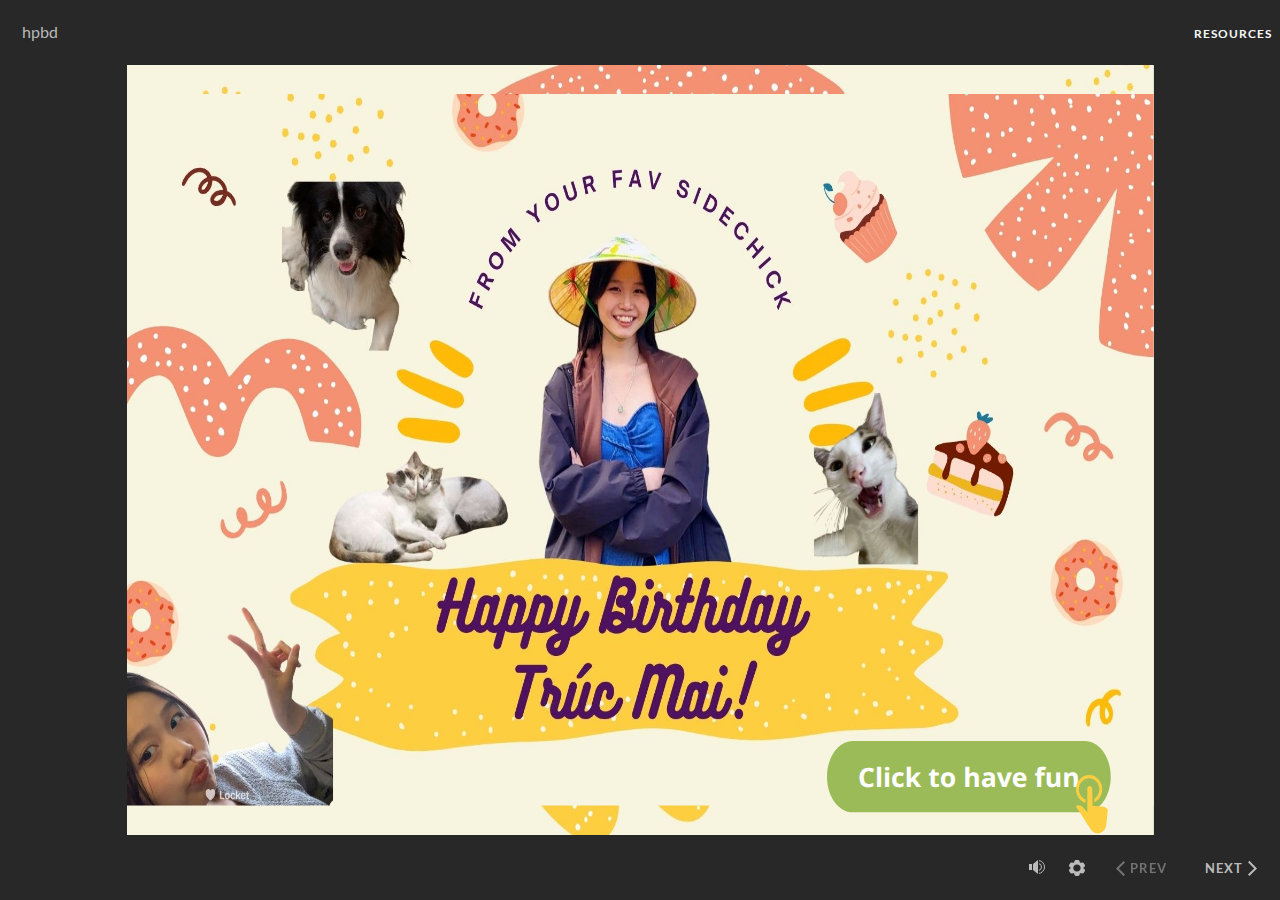
<file: hpbd/index.html>
﻿<!doctype html>
<html lang="en-US">
<head>
  <meta charset="utf-8">
  <!-- Created using Storyline 360 x64 - http://www.articulate.com  -->
  <!-- version: 3.97.34031.0 -->
  <title>hpbd</title>
  <meta http-equiv="x-ua-compatible" content="IE=edge"/>
  <meta name="viewport" content="width=device-width,initial-scale=1,user-scalable=no,shrink-to-fit=no,minimal-ui"/>
  <meta name="apple-mobile-web-app-capable" content="yes"/>
  <style>
    html, body { height: 100%; padding: 0; margin: 0 }
    #app { height: 100%; width: 100%; }
  </style>

  <script>
    window.DS = {};
    window.globals = {
      DATA_PATH_BASE: '',
      HAS_FRAME: true,
      HAS_SLIDE: true,

      lmsPresent: false,
      tinCanPresent: false,
      cmi5Present: false,
      aoSupport: false,
      scale: 'noscale',
      captureRc: false,
      browserSize: 'optimal',
      bgColor: '#282828',
      features: 'DropInAcc,DropInBase,DropInCore,DropInInteractions,DropInVideo,LayerPresentAsDialog,MathExpressions,MultipleQuizTracking,UpdatedThemeEditor',
      themeName: 'unified',
      preloaderColor: '#FFFFFF',
      suppressAnalytics: false,
      productChannel: 'stable',
      publishSource: 'storyline',
      aid: 'aid|118b23ce-52df-4c1d-9c3c-a6014479c242',
      cid: '7ec570ef-e443-441c-b91d-408ba8cffb34',
      playerVersion: '3.97.34031.0',
      publishTimestamp: '2025-06-21T15:52:01.7715217Z',
      maxIosVideoElements: 10,
      connectionSettings: { message: 'You%20are%20offline.%20Trying%20to%20reconnect...', useDarkTheme: false, mode: 'disabled' },
      hasFeature: function(feature) {
        return this.features.split(',').includes(feature);
      },
      
      parseParams: function(qs) {
        if (window.globals.parsedParams != null) {
          return window.globals.parsedParams;
        }
        qs = (qs || window.location.search.substr(1)).split('+').join(' ');
        var params = {},
            tokens,
            re = /[?&]?([^=]+)=([^&]*)/g;

        while (tokens = re.exec(qs)) {
          params[decodeURIComponent(tokens[1]).trim()] =
            decodeURIComponent(tokens[2]).trim();
        }
        window.globals.parsedParams = params;
        return params;
      }

    };
  </script>
  <script>
    var isIe11 = ('ActiveXObject' in window || window.MSBlobBuilder != null)
      && window.msCrypto != null && !window.ActiveXObject;
    if (isIe11) {
      window.globals.unsupportedBrowser = true;
      document.write(atob('[base64]'));
    }
  </script>

  <script>
    if (window.globals.hasFeature('MultiLanguageSinglePackageSupport')) {
      
      
    }
  </script>

  
  <script>window.THREE = { };</script>
  
</head>
<body style="background: #282828" class="cs-HTML theme-unified">
  <!-- 360 -->
  <script>!function(){var e,i=/iPhone/i,o=/iPod/i,n=/iPad/i,t=/\biOS-universal(?:.+)Mac\b/i,r=/\bAndroid(?:.+)Mobile\b/i,a=/Android/i,d=/(?:SD4930UR|\bSilk(?:.+)Mobile\b)/i,p=/Silk/i,l=/Windows Phone/i,u=/\bWindows(?:.+)ARM\b/i,b=/BlackBerry/i,s=/BB10/i,c=/Opera Mini/i,f=/\b(CriOS|Chrome)(?:.+)Mobile/i,h=/Mobile(?:.+)Firefox\b/i,v=function(e){return void 0!==e&&"MacIntel"===e.platform&&"number"==typeof e.maxTouchPoints&&e.maxTouchPoints>1&&"undefined"==typeof MSStream};e=function(e){var m={userAgent:"",platform:"",maxTouchPoints:0};e||"undefined"==typeof navigator?"string"==typeof e?m.userAgent=e:e&&e.userAgent&&(m={userAgent:e.userAgent,platform:e.platform,maxTouchPoints:e.maxTouchPoints||0}):m={userAgent:navigator.userAgent,platform:navigator.platform,maxTouchPoints:navigator.maxTouchPoints||0};var g=m.userAgent,y=g.split("[FBAN");void 0!==y[1]&&(g=y[0]),void 0!==(y=g.split("Twitter"))[1]&&(g=y[0]);var A=function(e){return function(i){return i.test(e)}}(g),w={apple:{phone:A(i)&&!A(l),ipod:A(o),tablet:!A(i)&&(A(n)||v(m))&&!A(l),universal:A(t),device:(A(i)||A(o)||A(n)||A(t)||v(m))&&!A(l)},amazon:{phone:A(d),tablet:!A(d)&&A(p),device:A(d)||A(p)},android:{phone:!A(l)&&A(d)||!A(l)&&A(r),tablet:!A(l)&&!A(d)&&!A(r)&&(A(p)||A(a)),device:!A(l)&&(A(d)||A(p)||A(r)||A(a))||A(/\bokhttp\b/i)},windows:{phone:A(l),tablet:A(u),device:A(l)||A(u)},other:{blackberry:A(b),blackberry10:A(s),opera:A(c),firefox:A(h),chrome:A(f),device:A(b)||A(s)||A(c)||A(h)||A(f)},any:!1,phone:!1,tablet:!1};return w.any=w.apple.device||w.android.device||w.windows.device||w.other.device,w.phone=w.apple.phone||w.android.phone||w.windows.phone,w.tablet=w.apple.tablet||w.android.tablet||w.windows.tablet,w}(),"object"==typeof exports&&"undefined"!=typeof module?module.exports=e:"function"==typeof define&&define.amd?define((function(){return e})):this.isMobile=e}();
    window.isMobile.apple.tablet = window.isMobile.apple.tablet ||
      (navigator.platform === 'MacIntel' && navigator.maxTouchPoints > 1);
    window.isMobile.apple.device = window.isMobile.apple.device || window.isMobile.apple.tablet;
    window.isMobile.tablet = window.isMobile.tablet || window.isMobile.apple.tablet;
    window.isMobile.any = window.isMobile.any || window.isMobile.apple.tablet;
  </script>

  <div id="focus-sink" tabindex="-1"></div>

  <div id="preso"></div>
  <script>
    (function() {

      var classTypes = [ 'desktop', 'mobile', 'phone', 'tablet' ];

      var addDeviceClasses = function(prefix, testObj) {
        var curr, i;
        for (i = 0; i < classTypes.length; i++) {
          curr = classTypes[i];
          if (testObj[curr]) {
            document.body.classList.add(prefix + curr);
          }
        }
      };

      var params = window.globals.parseParams(),
          isDevicePreview = params.devicepreview === '1',
          isPhoneOverride = params.deviceType === 'phone' || (isDevicePreview && params.phone == '1'),
          isTabletOverride = (params.deviceType === 'tablet' || isDevicePreview) && !isPhoneOverride,
          isMobileOverride = isPhoneOverride || isTabletOverride;

      var deviceView = {
        desktop: !window.isMobile.any && !isMobileOverride,
        mobile: window.isMobile.any || isMobileOverride,
        phone: isPhoneOverride || (window.isMobile.phone && !isTabletOverride),
        tablet: isTabletOverride || window.isMobile.tablet
      };

      window.globals.deviceView = deviceView;
      window.isMobile.desktop = !window.isMobile.any;
      window.isMobile.mobile = window.isMobile.any;

      addDeviceClasses('view-', deviceView);

    })();
  </script>
  
  <script src='story_content/triggers.js' type=text/javascript></script>
<script src='story_content/user.js' type=text/javascript></script>
  <div class="slide-loader"></div>

  <script>
    var doc = document, loader = doc.body.querySelector('.slide-loader'); [ 1, 2, 3 ].forEach(function(n) { var d = doc.createElement('div'); d.style.backgroundColor = window.globals.preloaderColor; d.classList.add('mobile-loader-dot'); d.classList.add('dot' + n); loader.appendChild(d); });
  </script>

  <div class="mobile-load-title-overlay" style="display: none">
    <div class="mobile-load-title">hpbd</div>
  </div>

  <div class="mobile-chrome-warning"></div>

  
<style>
  .warn-connection-dialog {
    display: none;
    background: transparent;
    pointer-events: all;
    position: fixed;
    left: 0;
    top: 0;
    width: 100%;
    height: 100%;
    z-index: 999;
  }

  .warn-connection-content {
    pointer-events: all;
    border-radius: 4px;
    background: white;
    border: 1px solid #E7E7E7;
    color: #333333;
    box-shadow: 0 2px 4px rgba(0, 0, 0, 0.25);
    transition: all 150ms ease-out;
    position: absolute;
    white-space: nowrap;
  }

  .view-phone.is-landscape .warn-connection-content {
    left: 23px;
    bottom: 23px;
  }

  .view-tablet.is-landscape .warn-connection-content {
    left: 50%;
    top: 20px;
    transform: translateX(-50%);
  }

  .view-mobile.is-portrait .warn-connection-content {
    transform: translate(-50%, calc(-100% - 15px));
  }

  .warn-connection-content p {
    display: inline-block;
    margin: 0 8px 0 0;
    line-height: 33px;
    font-size: 11px;
  }

  .warn-connection-content svg {
    position: relative;
    vertical-align: middle;
    margin: 0 2px 2px 8px;
  }

  .view-desktop .warn-connection-content {
    left: 1.5em;
    bottom: 1.5em;
  }

  .view-desktop .warn-connection-content p {
    font-size: 1.1em;
  }

  .is-offline .warn-connection-dialog {
    display: block;
  }

  .is-offline .cs-panel * {
    pointer-events: none !important;
  }

  .is-offline .cs-panel {
    pointer-events: all !important;
  }

  .is-offline #nav-controls * {
    pointer-events: none !important;
  }

  .is-offline #nav-controls {
    pointer-events: all !important;
  }
</style>

<div class="warn-connection-dialog" role="alertdialog" aria-modal="true" tabindex="0" aria-labelledby="warn-connection-message">
  <div class="warn-connection-content">
    <svg width="17" height="15" viewBox="0 0 17 15" xmlns="http://www.w3.org/2000/svg">
      <path fill="#8F0000" stroke="white" d="M16.07,12.98 L15.88,12.23 L9.51,1.21 C8.97,0.26,7.6,0.26,7.06,1.21 L0.69,12.23 C0.15,13.16,0.81,14.36,1.91,14.36 H14.65 C15.47,14.36,16.05,13.7,16.07,12.98 Z"/>
      <path fill="white" stroke="white" d="M8.58,5.5 C8.35,5.28,8.5,5.35,8.21,5.32 C8.09,5.35,7.97,5.49,7.96,5.67 C7.97,5.79,7.98,5.92,7.98,6.04 L7.98,6.04 C7.99,6.17,8,6.31,8.01,6.43 L8.01,6.44 C8.03,6.92,8.06,7.41,8.09,7.9 L8.09,7.9 C8.12,8.39,8.14,8.88,8.17,9.37 C8.17,9.39,8.18,9.42,8.2,9.44 C8.23,9.46,8.25,9.47,8.28,9.47 C8.31,9.47,8.34,9.46,8.35,9.44 C8.37,9.43,8.38,9.4,8.39,9.35 L8.39,9.34 C8.39,9.24,8.4,9.15,8.4,9.05 L8.4,9.05 C8.41,8.96,8.41,8.86,8.42,8.75 C8.43,8.44,8.45,8.12,8.47,7.81 L8.47,7.81 C8.49,7.49,8.51,7.18,8.53,6.87 C8.55,6.46,8.56,6.05,8.59,5.64 L8.6,5.62 C8.6,5.57,8.59,5.53,8.58,5.5 L8.21,5.32 Z"/>
      <circle fill="white" stroke="white" cx="8.3" cy="11.35" r="0.3"/>
    </svg>
    <p id="warn-connection-message">You are offline. Trying to reconnect...</p>
  </div>
</div>

<script>
  (function() {
    window.DS.connection = {
      warningShown: false,
      assets: {},
      loadingAssetGroup: false,
      retryDelay: 500
    };

    var connectionSettings = window.globals.connectionSettings || {};

    var useConnectionMessages = window.AbortController != null &&
      window.location.protocol != 'file:' &&
      connectionSettings.mode === 'normal';

    window.DS.connection.useConnectionMessages = useConnectionMessages;

    var assetCount = 0;
    var checkLoadedId;


    if (useConnectionMessages && connectionSettings != null) {
      var contentEl = document.querySelector('.warn-connection-content');
      var messageEl = contentEl.querySelector('p');

      if (connectionSettings.useDarkTheme) {
        contentEl.style.borderColor = '#BABBBA';
        contentEl.style.backgroundColor = '#282828';
        contentEl.style.color = '#FFFFFF';
      }

      if (connectionSettings.message != null) {
        messageEl.textContent = window.decodeURIComponent(connectionSettings.message);
      }
    }

    function checkAssetsReady() {
      for (var i in DS.connection.assets) {
        if (!DS.connection.assets[i].success) {
          return false;
        }
      }
      return true;
    }

    function stopAssetGroup() {
      if (!useConnectionMessages) { return; }

      assetCount = 0;

      DS.connection.oldAssetGroup = DS.connection.assets;
      DS.connection.assets = {};
      DS.connection.loadingAssetGroup = false;
      clearInterval(checkLoadedId);
    }

    function startAssetGroup() {
      if (!useConnectionMessages) { return; }
      var ticks = 0;
      clearInterval(checkLoadedId);
      checkLoadedId = setInterval(function() {
        var loaded = 0;
        if (assetCount === 0 && loaded === 0) {
          clearInterval(checkLoadedId);
          return;
        }

        for (var i in DS.connection.assets) {
          if (DS.connection.assets[i].success) {
            loaded++;
          }
        }

        if (assetCount === loaded && checkAssetsReady()) {
          for (var i in DS.connection.assets) {
            if (DS.connection.assets[i].action) {
              DS.connection.assets[i].action();
            }
          }
          hideWarning();
          stopAssetGroup();
        }
      }, 100)
    }

    function requiredAsset(url, action, retry, type) {
      if (!useConnectionMessages) { return; }
      if (DS.connection.assets[url]) { return; }

      DS.connection.assets[url] = {
        success: false, action: action, retry: retry, type: type
      };
      assetCount = Object.keys(DS.connection.assets).length;
      if (!DS.connection.loadingAssetGroup) {
        startAssetGroup();
      }
      DS.connection.loadingAssetGroup = true;
    }

    function assetLoaded(url) {
      if (!useConnectionMessages) { return; }
      if (DS.connection.assets[url]) {
        DS.connection.assets[url].success = true;
      }
    }

    function assetFailed(url) {
      if (!useConnectionMessages) { return; }
      if (!DS.connection.assets[url]) {
        if (/\.js$/.test(url) && url.indexOf('transcripts') === -1) {
          setTimeout(function() {
            if (DS.connection.lastSlideLoaded != null) {
              DS.connection.lastSlideLoaded();
            }
          }, DS.connection.retryDelay);
        }
        return;
      }
      if (!DS.connection.warningShown) { showWarning(); }
      if (DS.connection.assets[url].retry) {
        setTimeout(function() {
          if (!DS.connection.assets[url].success) {
            DS.connection.assets[url].retry()
          }
        }, DS.connection.retryDelay);
      }
    }

    function hideWarning() {
      document.body.classList.remove('is-offline');
      DS.connection.warningShown = false;
      enableKeys();
    }
    DS.connection.hideWarning = hideWarning

    function showWarning(btn) {
      document.body.classList.add('is-offline')
      DS.connection.warningShown = true;
      updateWarningPosition();
      disableKeys();
    }

    function updateWarningPosition() {
      if (!DS.connection.warningShown) {
        return;
      }

      var isPortrait = document.body.classList.contains('is-portrait');
      var isMobile = document.body.classList.contains('view-mobile');
      var warningEl = document.querySelector('.warn-connection-content');

      if (isPortrait && isMobile) {
        var slide = document.querySelector('.primary-slide');
        var slideRect = slide != null
          ? slide.getBoundingClientRect()
          : { top: window.innerHeight, left: 0, width: window.innerWidth };

        warningEl.style.top = `${slideRect.top}px`
        warningEl.style.left = `${slideRect.left + slideRect.width / 2}px`
      } else {
        warningEl.style.top = null;
        warningEl.style.left = null;
      }

      window.requestAnimationFrame(updateWarningPosition);
    }

    function onDisableKeyDown(e) {
      e.preventDefault();
      e.stopImmediatePropagation();
    }

    function onDisableKeyUp(e) {
      e.preventDefault();
      e.stopImmediatePropagation();
    }

    var accStyle = document.createElement('style');
    var warnDialogEl = document.querySelector('.warn-connection-dialog');

    function disableKeys() {
      if (DS.views && DS.views.nsStack && DS.views.nsStack.length === 1) {
        DS.views.nsStack[0].tabReachable = false
        DS.views.nsStack[0].updateTabIndex(true, true);
      }

      accStyle.innerHTML = '.acc-shadow-dom { display: none; }';
      document.body.appendChild(accStyle);

      warnDialogEl.parentNode.append(warnDialogEl);
      warnDialogEl.focus();
    }

    function enableKeys() {
      accStyle.remove();
      if (DS.views && DS.views.nsStack && DS.views.nsStack.length === 1 && DS.views.nsStack[0].name === '_frame') {
        DS.views.nsStack[0].tabReachable = true;
        DS.views.nsStack[0].updateTabIndex();
      }
    }

    // these will all be noops if the feature flag isn't set in
    // the data and `window.globals.features`
    DS.connection.requiredAsset = requiredAsset;
    DS.connection.assetLoaded = assetLoaded;
    DS.connection.assetFailed = assetFailed;
    DS.connection.stopAssetGroup = stopAssetGroup;
    DS.connection.startAssetGroup = startAssetGroup;
  })();
</script>


  <script>
    
    if (window.autoSpider && window.vInterfaceObject) {
      document.querySelector('.mobile-load-title-overlay').style.display = 'none';
    }
  </script>

  

  <link rel="stylesheet" href="html5/data/css/output.min.css" data-noprefix/>
</body>
<script src="html5/lib/scripts/bootstrapper.min.js"></script>
</html>
</file>
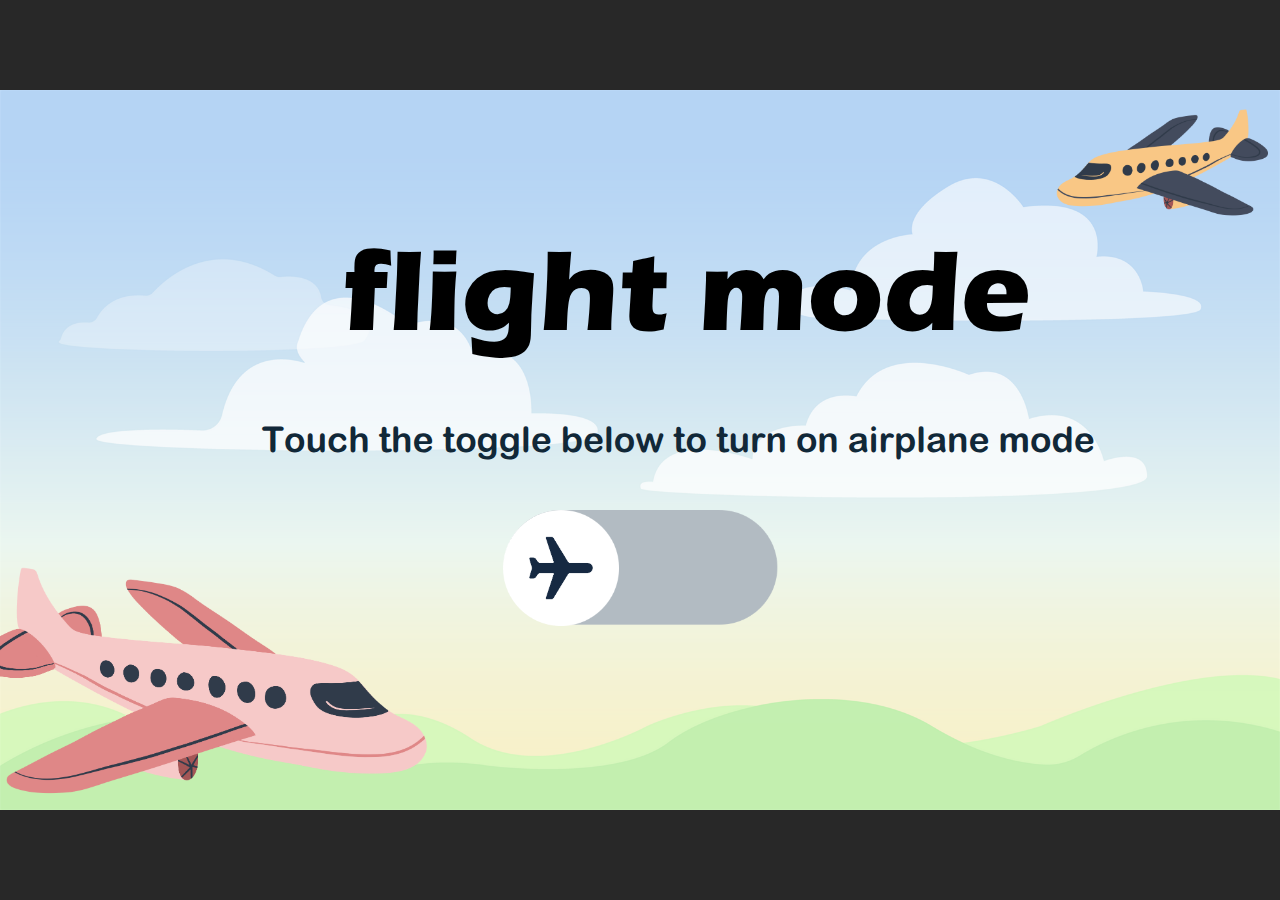
<file: safeflight/index.html>
﻿<!doctype html>
<html lang="en-US">
<head>
  <meta charset="utf-8">
  <!-- Created using Storyline 360 x64 - http://www.articulate.com  -->
  <!-- version: 3.101.34880.0 -->
  <title>safeflight</title>
  <meta http-equiv="x-ua-compatible" content="IE=edge"/>
  <meta name="viewport" content="width=device-width,initial-scale=1,user-scalable=no,shrink-to-fit=no,minimal-ui"/>
  <meta name="apple-mobile-web-app-capable" content="yes"/>
  <style>
    html, body { height: 100%; padding: 0; margin: 0 }
    #app { height: 100%; width: 100%; }
  </style>

  <script>
    window.DS = {};
    window.globals = {
      DATA_PATH_BASE: '',
      HAS_FRAME: true,
      HAS_SLIDE: true,

      lmsPresent: false,
      tinCanPresent: false,
      cmi5Present: false,
      aoSupport: false,
      scale: 'Scaled',
      captureRc: false,
      browserSize: 'optimal',
      bgColor: '#282828',
      features: 'DropInBase,JsApiBasics,MultipleQuizTracking,NativePrompts,PlayerSizeOption,TextEntryCharacterLimit',
      themeName: 'unified',
      preloaderColor: '#FFFFFF',
      suppressAnalytics: false,
      productChannel: 'stable',
      publishSource: 'storyline',
      aid: 'aid|1f3771dd-da5a-5ccf-856e-cafd9521d2de',
      cid: '513c8567-a729-4207-9667-c58dc71986ac',
      playerVersion: '3.101.34880.0',
      publishTimestamp: '2025-09-07T06:05:09.9900766Z',
      maxIosVideoElements: 10,
      connectionSettings: { message: 'You%20are%20offline.%20Trying%20to%20reconnect...', useDarkTheme: false, mode: 'disabled' },
      hasFeature: function(feature) {
        return this.features.split(',').includes(feature);
      },
      
      parseParams: function(qs) {
        if (window.globals.parsedParams != null) {
          return window.globals.parsedParams;
        }
        qs = (qs || window.location.search.substr(1)).split('+').join(' ');
        var params = {},
            tokens,
            re = /[?&]?([^=]+)=([^&]*)/g;

        while (tokens = re.exec(qs)) {
          params[decodeURIComponent(tokens[1]).trim()] =
            decodeURIComponent(tokens[2]).trim();
        }
        window.globals.parsedParams = params;
        return params;
      }

    };

    if (window.flagsUnderTest != null) {
      window.globals.features = window.flagsUnderTest.reduce((accum, feature) => {
        if (!accum.includes(feature)) {
          accum.push(feature);
        }
        return accum;
      }, window.globals.features.split(',')).join();
    }
  </script>
  <script>
    var isIe11 = ('ActiveXObject' in window || window.MSBlobBuilder != null)
      && window.msCrypto != null && !window.ActiveXObject;
    if (isIe11) {
      window.globals.unsupportedBrowser = true;
      document.write(atob('[base64]'));
    }
  </script>

  <script>
    if (window.globals.hasFeature('Localization')) {
      
      
    }
  </script>

  
  <script>window.THREE = { };</script>
  
</head>
<body style="background: #282828" class="cs-HTML theme-unified">
  <!-- 360 -->
  <script>!function(){var e,i=/iPhone/i,o=/iPod/i,n=/iPad/i,t=/\biOS-universal(?:.+)Mac\b/i,r=/\bAndroid(?:.+)Mobile\b/i,a=/Android/i,d=/(?:SD4930UR|\bSilk(?:.+)Mobile\b)/i,p=/Silk/i,l=/Windows Phone/i,u=/\bWindows(?:.+)ARM\b/i,b=/BlackBerry/i,s=/BB10/i,c=/Opera Mini/i,f=/\b(CriOS|Chrome)(?:.+)Mobile/i,h=/Mobile(?:.+)Firefox\b/i,v=function(e){return void 0!==e&&"MacIntel"===e.platform&&"number"==typeof e.maxTouchPoints&&e.maxTouchPoints>1&&"undefined"==typeof MSStream};e=function(e){var m={userAgent:"",platform:"",maxTouchPoints:0};e||"undefined"==typeof navigator?"string"==typeof e?m.userAgent=e:e&&e.userAgent&&(m={userAgent:e.userAgent,platform:e.platform,maxTouchPoints:e.maxTouchPoints||0}):m={userAgent:navigator.userAgent,platform:navigator.platform,maxTouchPoints:navigator.maxTouchPoints||0};var g=m.userAgent,y=g.split("[FBAN");void 0!==y[1]&&(g=y[0]),void 0!==(y=g.split("Twitter"))[1]&&(g=y[0]);var A=function(e){return function(i){return i.test(e)}}(g),w={apple:{phone:A(i)&&!A(l),ipod:A(o),tablet:!A(i)&&(A(n)||v(m))&&!A(l),universal:A(t),device:(A(i)||A(o)||A(n)||A(t)||v(m))&&!A(l)},amazon:{phone:A(d),tablet:!A(d)&&A(p),device:A(d)||A(p)},android:{phone:!A(l)&&A(d)||!A(l)&&A(r),tablet:!A(l)&&!A(d)&&!A(r)&&(A(p)||A(a)),device:!A(l)&&(A(d)||A(p)||A(r)||A(a))||A(/\bokhttp\b/i)},windows:{phone:A(l),tablet:A(u),device:A(l)||A(u)},other:{blackberry:A(b),blackberry10:A(s),opera:A(c),firefox:A(h),chrome:A(f),device:A(b)||A(s)||A(c)||A(h)||A(f)},any:!1,phone:!1,tablet:!1};return w.any=w.apple.device||w.android.device||w.windows.device||w.other.device,w.phone=w.apple.phone||w.android.phone||w.windows.phone,w.tablet=w.apple.tablet||w.android.tablet||w.windows.tablet,w}(),"object"==typeof exports&&"undefined"!=typeof module?module.exports=e:"function"==typeof define&&define.amd?define((function(){return e})):this.isMobile=e}();
    window.isMobile.apple.tablet = window.isMobile.apple.tablet ||
      (navigator.platform === 'MacIntel' && navigator.maxTouchPoints > 1);
    window.isMobile.apple.device = window.isMobile.apple.device || window.isMobile.apple.tablet;
    window.isMobile.tablet = window.isMobile.tablet || window.isMobile.apple.tablet;
    window.isMobile.any = window.isMobile.any || window.isMobile.apple.tablet;
  </script>

  <div id="focus-sink" tabindex="-1"></div>

  <div id="preso"></div>
  <script>
    (function() {

      var classTypes = [ 'desktop', 'mobile', 'phone', 'tablet' ];

      var addDeviceClasses = function(prefix, testObj) {
        var curr, i;
        for (i = 0; i < classTypes.length; i++) {
          curr = classTypes[i];
          if (testObj[curr]) {
            document.body.classList.add(prefix + curr);
          }
        }
      };

      var params = window.globals.parseParams(),
          isDevicePreview = params.devicepreview === '1',
          isPhoneOverride = params.deviceType === 'phone' || (isDevicePreview && params.phone == '1'),
          isTabletOverride = (params.deviceType === 'tablet' || isDevicePreview) && !isPhoneOverride,
          isMobileOverride = isPhoneOverride || isTabletOverride;

      var deviceView = {
        desktop: !window.isMobile.any && !isMobileOverride,
        mobile: window.isMobile.any || isMobileOverride,
        phone: isPhoneOverride || (window.isMobile.phone && !isTabletOverride),
        tablet: isTabletOverride || window.isMobile.tablet
      };

      window.globals.deviceView = deviceView;
      window.isMobile.desktop = !window.isMobile.any;
      window.isMobile.mobile = window.isMobile.any;

      addDeviceClasses('view-', deviceView);

    })();
  </script>
  
  <script src='story_content/triggers.js' type=text/javascript></script>
<script src='story_content/user.js' type=text/javascript></script>
  <div class="slide-loader"></div>

  <script>
    var doc = document, loader = doc.body.querySelector('.slide-loader'); [ 1, 2, 3 ].forEach(function(n) { var d = doc.createElement('div'); d.style.backgroundColor = window.globals.preloaderColor; d.classList.add('mobile-loader-dot'); d.classList.add('dot' + n); loader.appendChild(d); });
  </script>

  <div class="mobile-load-title-overlay" style="display: none">
    <div class="mobile-load-title">safeflight</div>
  </div>

  <div class="mobile-chrome-warning"></div>

  
<style>
  .warn-connection-dialog {
    display: none;
    background: transparent;
    pointer-events: all;
    position: fixed;
    left: 0;
    top: 0;
    width: 100%;
    height: 100%;
    z-index: 999;
  }

  .warn-connection-content {
    pointer-events: all;
    border-radius: 4px;
    background: white;
    border: 1px solid #E7E7E7;
    color: #333333;
    box-shadow: 0 2px 4px rgba(0, 0, 0, 0.25);
    transition: all 150ms ease-out;
    position: absolute;
    white-space: nowrap;
  }

  .view-phone.is-landscape .warn-connection-content {
    left: 23px;
    bottom: 23px;
  }

  .view-tablet.is-landscape .warn-connection-content {
    left: 50%;
    top: 20px;
    transform: translateX(-50%);
  }

  .view-mobile.is-portrait .warn-connection-content {
    transform: translate(-50%, calc(-100% - 15px));
  }

  .warn-connection-content p {
    display: inline-block;
    margin: 0 8px 0 0;
    line-height: 33px;
    font-size: 11px;
  }

  .warn-connection-content svg {
    position: relative;
    vertical-align: middle;
    margin: 0 2px 2px 8px;
  }

  .view-desktop .warn-connection-content {
    left: 1.5em;
    bottom: 1.5em;
  }

  .view-desktop .warn-connection-content p {
    font-size: 1.1em;
  }

  .is-offline .warn-connection-dialog {
    display: block;
  }

  .is-offline .cs-panel * {
    pointer-events: none !important;
  }

  .is-offline .cs-panel {
    pointer-events: all !important;
  }

  .is-offline #nav-controls * {
    pointer-events: none !important;
  }

  .is-offline #nav-controls {
    pointer-events: all !important;
  }
</style>

<div class="warn-connection-dialog" role="alertdialog" aria-modal="true" tabindex="0" aria-labelledby="warn-connection-message">
  <div class="warn-connection-content">
    <svg width="17" height="15" viewBox="0 0 17 15" xmlns="http://www.w3.org/2000/svg">
      <path fill="#8F0000" stroke="white" d="M16.07,12.98 L15.88,12.23 L9.51,1.21 C8.97,0.26,7.6,0.26,7.06,1.21 L0.69,12.23 C0.15,13.16,0.81,14.36,1.91,14.36 H14.65 C15.47,14.36,16.05,13.7,16.07,12.98 Z"/>
      <path fill="white" stroke="white" d="M8.58,5.5 C8.35,5.28,8.5,5.35,8.21,5.32 C8.09,5.35,7.97,5.49,7.96,5.67 C7.97,5.79,7.98,5.92,7.98,6.04 L7.98,6.04 C7.99,6.17,8,6.31,8.01,6.43 L8.01,6.44 C8.03,6.92,8.06,7.41,8.09,7.9 L8.09,7.9 C8.12,8.39,8.14,8.88,8.17,9.37 C8.17,9.39,8.18,9.42,8.2,9.44 C8.23,9.46,8.25,9.47,8.28,9.47 C8.31,9.47,8.34,9.46,8.35,9.44 C8.37,9.43,8.38,9.4,8.39,9.35 L8.39,9.34 C8.39,9.24,8.4,9.15,8.4,9.05 L8.4,9.05 C8.41,8.96,8.41,8.86,8.42,8.75 C8.43,8.44,8.45,8.12,8.47,7.81 L8.47,7.81 C8.49,7.49,8.51,7.18,8.53,6.87 C8.55,6.46,8.56,6.05,8.59,5.64 L8.6,5.62 C8.6,5.57,8.59,5.53,8.58,5.5 L8.21,5.32 Z"/>
      <circle fill="white" stroke="white" cx="8.3" cy="11.35" r="0.3"/>
    </svg>
    <p id="warn-connection-message">You are offline. Trying to reconnect...</p>
  </div>
</div>

<script>
  (function() {
    window.DS.connection = {
      warningShown: false,
      assets: {},
      loadingAssetGroup: false,
      retryDelay: 500
    };

    var connectionSettings = window.globals.connectionSettings || {};

    var useConnectionMessages = window.AbortController != null &&
      window.location.protocol != 'file:' &&
      connectionSettings.mode === 'normal';

    window.DS.connection.useConnectionMessages = useConnectionMessages;

    var assetCount = 0;
    var checkLoadedId;


    if (useConnectionMessages && connectionSettings != null) {
      var contentEl = document.querySelector('.warn-connection-content');
      var messageEl = contentEl.querySelector('p');

      if (connectionSettings.useDarkTheme) {
        contentEl.style.borderColor = '#BABBBA';
        contentEl.style.backgroundColor = '#282828';
        contentEl.style.color = '#FFFFFF';
      }

      if (connectionSettings.message != null) {
        messageEl.textContent = window.decodeURIComponent(connectionSettings.message);
      }
    }

    function checkAssetsReady() {
      for (var i in DS.connection.assets) {
        if (!DS.connection.assets[i].success) {
          return false;
        }
      }
      return true;
    }

    function stopAssetGroup() {
      if (!useConnectionMessages) { return; }

      assetCount = 0;

      DS.connection.oldAssetGroup = DS.connection.assets;
      DS.connection.assets = {};
      DS.connection.loadingAssetGroup = false;
      clearInterval(checkLoadedId);
    }

    function startAssetGroup() {
      if (!useConnectionMessages) { return; }
      var ticks = 0;
      clearInterval(checkLoadedId);
      checkLoadedId = setInterval(function() {
        var loaded = 0;
        if (assetCount === 0 && loaded === 0) {
          clearInterval(checkLoadedId);
          return;
        }

        for (var i in DS.connection.assets) {
          if (DS.connection.assets[i].success) {
            loaded++;
          }
        }

        if (assetCount === loaded && checkAssetsReady()) {
          for (var i in DS.connection.assets) {
            if (DS.connection.assets[i].action) {
              DS.connection.assets[i].action();
            }
          }
          hideWarning();
          stopAssetGroup();
        }
      }, 100)
    }

    function requiredAsset(url, action, retry, type) {
      if (!useConnectionMessages) { return; }
      if (DS.connection.assets[url]) { return; }

      DS.connection.assets[url] = {
        success: false, action: action, retry: retry, type: type
      };
      assetCount = Object.keys(DS.connection.assets).length;
      if (!DS.connection.loadingAssetGroup) {
        startAssetGroup();
      }
      DS.connection.loadingAssetGroup = true;
    }

    function assetLoaded(url) {
      if (!useConnectionMessages) { return; }
      if (DS.connection.assets[url]) {
        DS.connection.assets[url].success = true;
      }
    }

    function assetFailed(url) {
      if (!useConnectionMessages) { return; }
      if (!DS.connection.assets[url]) {
        if (/\.js$/.test(url) && url.indexOf('transcripts') === -1) {
          setTimeout(function() {
            if (DS.connection.lastSlideLoaded != null) {
              DS.connection.lastSlideLoaded();
            }
          }, DS.connection.retryDelay);
        }
        return;
      }
      if (!DS.connection.warningShown) { showWarning(); }
      if (DS.connection.assets[url].retry) {
        setTimeout(function() {
          if (!DS.connection.assets[url].success) {
            DS.connection.assets[url].retry()
          }
        }, DS.connection.retryDelay);
      }
    }

    function hideWarning() {
      document.body.classList.remove('is-offline');
      DS.connection.warningShown = false;
      enableKeys();
    }
    DS.connection.hideWarning = hideWarning

    function showWarning(btn) {
      document.body.classList.add('is-offline')
      DS.connection.warningShown = true;
      updateWarningPosition();
      disableKeys();
    }

    function updateWarningPosition() {
      if (!DS.connection.warningShown) {
        return;
      }

      var isPortrait = document.body.classList.contains('is-portrait');
      var isMobile = document.body.classList.contains('view-mobile');
      var warningEl = document.querySelector('.warn-connection-content');

      if (isPortrait && isMobile) {
        var slide = document.querySelector('.primary-slide');
        var slideRect = slide != null
          ? slide.getBoundingClientRect()
          : { top: window.innerHeight, left: 0, width: window.innerWidth };

        warningEl.style.top = `${slideRect.top}px`
        warningEl.style.left = `${slideRect.left + slideRect.width / 2}px`
      } else {
        warningEl.style.top = null;
        warningEl.style.left = null;
      }

      window.requestAnimationFrame(updateWarningPosition);
    }

    function onDisableKeyDown(e) {
      e.preventDefault();
      e.stopImmediatePropagation();
    }

    function onDisableKeyUp(e) {
      e.preventDefault();
      e.stopImmediatePropagation();
    }

    var accStyle = document.createElement('style');
    var warnDialogEl = document.querySelector('.warn-connection-dialog');

    function disableKeys() {
      if (DS.views && DS.views.nsStack && DS.views.nsStack.length === 1) {
        DS.views.nsStack[0].tabReachable = false
        DS.views.nsStack[0].updateTabIndex(true, true);
      }

      accStyle.innerHTML = '.acc-shadow-dom { display: none; }';
      document.body.appendChild(accStyle);

      warnDialogEl.parentNode.append(warnDialogEl);
      warnDialogEl.focus();
    }

    function enableKeys() {
      accStyle.remove();
      if (DS.views && DS.views.nsStack && DS.views.nsStack.length === 1 && DS.views.nsStack[0].name === '_frame') {
        DS.views.nsStack[0].tabReachable = true;
        DS.views.nsStack[0].updateTabIndex();
      }
    }

    // these will all be noops if the feature flag isn't set in
    // the data and `window.globals.features`
    DS.connection.requiredAsset = requiredAsset;
    DS.connection.assetLoaded = assetLoaded;
    DS.connection.assetFailed = assetFailed;
    DS.connection.stopAssetGroup = stopAssetGroup;
    DS.connection.startAssetGroup = startAssetGroup;
  })();
</script>


  <script>
    
    if (window.autoSpider && window.vInterfaceObject) {
      document.querySelector('.mobile-load-title-overlay').style.display = 'none';
    }
  </script>

  

  <link rel="stylesheet" href="html5/data/css/output.min.css" data-noprefix/>
</body>
<script src="html5/lib/scripts/bootstrapper.min.js"></script>
</html>
</file>
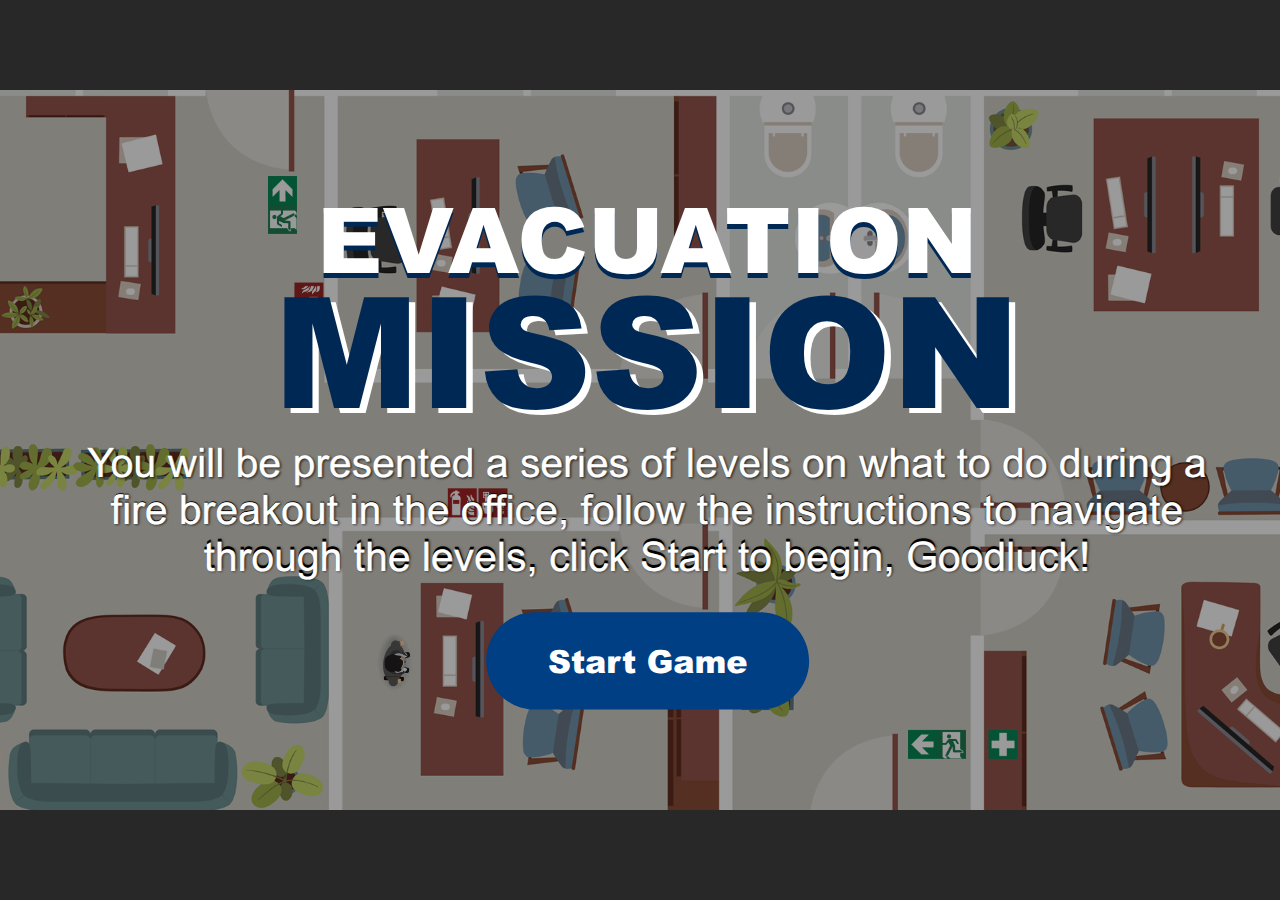
<file: TopDownFireEscapeGame/index.html>
﻿<!doctype html>
<html lang="en-US">
<head>
  <meta charset="utf-8">
  <!-- Created using Storyline 360 x64 - http://www.articulate.com  -->
  <!-- version: 3.101.34880.0 -->
  <title>Top Down Fire Escape Game</title>
  <meta http-equiv="x-ua-compatible" content="IE=edge"/>
  <meta name="viewport" content="width=device-width,initial-scale=1,user-scalable=no,shrink-to-fit=no,minimal-ui"/>
  <meta name="apple-mobile-web-app-capable" content="yes"/>
  <style>
    html, body { height: 100%; padding: 0; margin: 0 }
    #app { height: 100%; width: 100%; }
  </style>

  <script>
    window.DS = {};
    window.globals = {
      DATA_PATH_BASE: '',
      HAS_FRAME: true,
      HAS_SLIDE: true,

      lmsPresent: false,
      tinCanPresent: false,
      cmi5Present: false,
      aoSupport: false,
      scale: 'Scaled',
      captureRc: false,
      browserSize: 'optimal',
      bgColor: '#282828',
      features: 'DropInBase,JsApiBasics,MultipleQuizTracking,NativePrompts,PlayerSizeOption,TextEntryCharacterLimit',
      themeName: 'unified',
      preloaderColor: '#FFFFFF',
      suppressAnalytics: false,
      productChannel: 'stable',
      publishSource: 'storyline',
      aid: 'aid|dfdf408f-d597-4349-b7f6-b63befe38650',
      cid: 'bed4ed46-b04b-46fe-9e6e-537f45a7a409',
      playerVersion: '3.101.34880.0',
      publishTimestamp: '2025-06-20T04:04:43.9880151Z',
      maxIosVideoElements: 10,
      connectionSettings: { message: 'You%20are%20offline.%20Trying%20to%20reconnect...', useDarkTheme: false, mode: 'disabled' },
      hasFeature: function(feature) {
        return this.features.split(',').includes(feature);
      },
      
      parseParams: function(qs) {
        if (window.globals.parsedParams != null) {
          return window.globals.parsedParams;
        }
        qs = (qs || window.location.search.substr(1)).split('+').join(' ');
        var params = {},
            tokens,
            re = /[?&]?([^=]+)=([^&]*)/g;

        while (tokens = re.exec(qs)) {
          params[decodeURIComponent(tokens[1]).trim()] =
            decodeURIComponent(tokens[2]).trim();
        }
        window.globals.parsedParams = params;
        return params;
      }

    };

    if (window.flagsUnderTest != null) {
      window.globals.features = window.flagsUnderTest.reduce((accum, feature) => {
        if (!accum.includes(feature)) {
          accum.push(feature);
        }
        return accum;
      }, window.globals.features.split(',')).join();
    }
  </script>
  <script>
    var isIe11 = ('ActiveXObject' in window || window.MSBlobBuilder != null)
      && window.msCrypto != null && !window.ActiveXObject;
    if (isIe11) {
      window.globals.unsupportedBrowser = true;
      document.write(atob('[base64]'));
    }
  </script>

  <script>
    if (window.globals.hasFeature('Localization')) {
      
      
    }
  </script>

  
  <script>window.THREE = { };</script>
  
</head>
<body style="background: #282828" class="cs-HTML theme-unified">
  <!-- 360 -->
  <script>!function(){var e,i=/iPhone/i,o=/iPod/i,n=/iPad/i,t=/\biOS-universal(?:.+)Mac\b/i,r=/\bAndroid(?:.+)Mobile\b/i,a=/Android/i,d=/(?:SD4930UR|\bSilk(?:.+)Mobile\b)/i,p=/Silk/i,l=/Windows Phone/i,u=/\bWindows(?:.+)ARM\b/i,b=/BlackBerry/i,s=/BB10/i,c=/Opera Mini/i,f=/\b(CriOS|Chrome)(?:.+)Mobile/i,h=/Mobile(?:.+)Firefox\b/i,v=function(e){return void 0!==e&&"MacIntel"===e.platform&&"number"==typeof e.maxTouchPoints&&e.maxTouchPoints>1&&"undefined"==typeof MSStream};e=function(e){var m={userAgent:"",platform:"",maxTouchPoints:0};e||"undefined"==typeof navigator?"string"==typeof e?m.userAgent=e:e&&e.userAgent&&(m={userAgent:e.userAgent,platform:e.platform,maxTouchPoints:e.maxTouchPoints||0}):m={userAgent:navigator.userAgent,platform:navigator.platform,maxTouchPoints:navigator.maxTouchPoints||0};var g=m.userAgent,y=g.split("[FBAN");void 0!==y[1]&&(g=y[0]),void 0!==(y=g.split("Twitter"))[1]&&(g=y[0]);var A=function(e){return function(i){return i.test(e)}}(g),w={apple:{phone:A(i)&&!A(l),ipod:A(o),tablet:!A(i)&&(A(n)||v(m))&&!A(l),universal:A(t),device:(A(i)||A(o)||A(n)||A(t)||v(m))&&!A(l)},amazon:{phone:A(d),tablet:!A(d)&&A(p),device:A(d)||A(p)},android:{phone:!A(l)&&A(d)||!A(l)&&A(r),tablet:!A(l)&&!A(d)&&!A(r)&&(A(p)||A(a)),device:!A(l)&&(A(d)||A(p)||A(r)||A(a))||A(/\bokhttp\b/i)},windows:{phone:A(l),tablet:A(u),device:A(l)||A(u)},other:{blackberry:A(b),blackberry10:A(s),opera:A(c),firefox:A(h),chrome:A(f),device:A(b)||A(s)||A(c)||A(h)||A(f)},any:!1,phone:!1,tablet:!1};return w.any=w.apple.device||w.android.device||w.windows.device||w.other.device,w.phone=w.apple.phone||w.android.phone||w.windows.phone,w.tablet=w.apple.tablet||w.android.tablet||w.windows.tablet,w}(),"object"==typeof exports&&"undefined"!=typeof module?module.exports=e:"function"==typeof define&&define.amd?define((function(){return e})):this.isMobile=e}();
    window.isMobile.apple.tablet = window.isMobile.apple.tablet ||
      (navigator.platform === 'MacIntel' && navigator.maxTouchPoints > 1);
    window.isMobile.apple.device = window.isMobile.apple.device || window.isMobile.apple.tablet;
    window.isMobile.tablet = window.isMobile.tablet || window.isMobile.apple.tablet;
    window.isMobile.any = window.isMobile.any || window.isMobile.apple.tablet;
  </script>

  <div id="focus-sink" tabindex="-1"></div>

  <div id="preso"></div>
  <script>
    (function() {

      var classTypes = [ 'desktop', 'mobile', 'phone', 'tablet' ];

      var addDeviceClasses = function(prefix, testObj) {
        var curr, i;
        for (i = 0; i < classTypes.length; i++) {
          curr = classTypes[i];
          if (testObj[curr]) {
            document.body.classList.add(prefix + curr);
          }
        }
      };

      var params = window.globals.parseParams(),
          isDevicePreview = params.devicepreview === '1',
          isPhoneOverride = params.deviceType === 'phone' || (isDevicePreview && params.phone == '1'),
          isTabletOverride = (params.deviceType === 'tablet' || isDevicePreview) && !isPhoneOverride,
          isMobileOverride = isPhoneOverride || isTabletOverride;

      var deviceView = {
        desktop: !window.isMobile.any && !isMobileOverride,
        mobile: window.isMobile.any || isMobileOverride,
        phone: isPhoneOverride || (window.isMobile.phone && !isTabletOverride),
        tablet: isTabletOverride || window.isMobile.tablet
      };

      window.globals.deviceView = deviceView;
      window.isMobile.desktop = !window.isMobile.any;
      window.isMobile.mobile = window.isMobile.any;

      addDeviceClasses('view-', deviceView);

    })();
  </script>
  
  <script src='story_content/triggers.js' type=text/javascript></script>
<script src='story_content/user.js' type=text/javascript></script>
  <div class="slide-loader"></div>

  <script>
    var doc = document, loader = doc.body.querySelector('.slide-loader'); [ 1, 2, 3 ].forEach(function(n) { var d = doc.createElement('div'); d.style.backgroundColor = window.globals.preloaderColor; d.classList.add('mobile-loader-dot'); d.classList.add('dot' + n); loader.appendChild(d); });
  </script>

  <div class="mobile-load-title-overlay" style="display: none">
    <div class="mobile-load-title">Top Down Fire Escape Game</div>
  </div>

  <div class="mobile-chrome-warning"></div>

  
<style>
  .warn-connection-dialog {
    display: none;
    background: transparent;
    pointer-events: all;
    position: fixed;
    left: 0;
    top: 0;
    width: 100%;
    height: 100%;
    z-index: 999;
  }

  .warn-connection-content {
    pointer-events: all;
    border-radius: 4px;
    background: white;
    border: 1px solid #E7E7E7;
    color: #333333;
    box-shadow: 0 2px 4px rgba(0, 0, 0, 0.25);
    transition: all 150ms ease-out;
    position: absolute;
    white-space: nowrap;
  }

  .view-phone.is-landscape .warn-connection-content {
    left: 23px;
    bottom: 23px;
  }

  .view-tablet.is-landscape .warn-connection-content {
    left: 50%;
    top: 20px;
    transform: translateX(-50%);
  }

  .view-mobile.is-portrait .warn-connection-content {
    transform: translate(-50%, calc(-100% - 15px));
  }

  .warn-connection-content p {
    display: inline-block;
    margin: 0 8px 0 0;
    line-height: 33px;
    font-size: 11px;
  }

  .warn-connection-content svg {
    position: relative;
    vertical-align: middle;
    margin: 0 2px 2px 8px;
  }

  .view-desktop .warn-connection-content {
    left: 1.5em;
    bottom: 1.5em;
  }

  .view-desktop .warn-connection-content p {
    font-size: 1.1em;
  }

  .is-offline .warn-connection-dialog {
    display: block;
  }

  .is-offline .cs-panel * {
    pointer-events: none !important;
  }

  .is-offline .cs-panel {
    pointer-events: all !important;
  }

  .is-offline #nav-controls * {
    pointer-events: none !important;
  }

  .is-offline #nav-controls {
    pointer-events: all !important;
  }
</style>

<div class="warn-connection-dialog" role="alertdialog" aria-modal="true" tabindex="0" aria-labelledby="warn-connection-message">
  <div class="warn-connection-content">
    <svg width="17" height="15" viewBox="0 0 17 15" xmlns="http://www.w3.org/2000/svg">
      <path fill="#8F0000" stroke="white" d="M16.07,12.98 L15.88,12.23 L9.51,1.21 C8.97,0.26,7.6,0.26,7.06,1.21 L0.69,12.23 C0.15,13.16,0.81,14.36,1.91,14.36 H14.65 C15.47,14.36,16.05,13.7,16.07,12.98 Z"/>
      <path fill="white" stroke="white" d="M8.58,5.5 C8.35,5.28,8.5,5.35,8.21,5.32 C8.09,5.35,7.97,5.49,7.96,5.67 C7.97,5.79,7.98,5.92,7.98,6.04 L7.98,6.04 C7.99,6.17,8,6.31,8.01,6.43 L8.01,6.44 C8.03,6.92,8.06,7.41,8.09,7.9 L8.09,7.9 C8.12,8.39,8.14,8.88,8.17,9.37 C8.17,9.39,8.18,9.42,8.2,9.44 C8.23,9.46,8.25,9.47,8.28,9.47 C8.31,9.47,8.34,9.46,8.35,9.44 C8.37,9.43,8.38,9.4,8.39,9.35 L8.39,9.34 C8.39,9.24,8.4,9.15,8.4,9.05 L8.4,9.05 C8.41,8.96,8.41,8.86,8.42,8.75 C8.43,8.44,8.45,8.12,8.47,7.81 L8.47,7.81 C8.49,7.49,8.51,7.18,8.53,6.87 C8.55,6.46,8.56,6.05,8.59,5.64 L8.6,5.62 C8.6,5.57,8.59,5.53,8.58,5.5 L8.21,5.32 Z"/>
      <circle fill="white" stroke="white" cx="8.3" cy="11.35" r="0.3"/>
    </svg>
    <p id="warn-connection-message">You are offline. Trying to reconnect...</p>
  </div>
</div>

<script>
  (function() {
    window.DS.connection = {
      warningShown: false,
      assets: {},
      loadingAssetGroup: false,
      retryDelay: 500
    };

    var connectionSettings = window.globals.connectionSettings || {};

    var useConnectionMessages = window.AbortController != null &&
      window.location.protocol != 'file:' &&
      connectionSettings.mode === 'normal';

    window.DS.connection.useConnectionMessages = useConnectionMessages;

    var assetCount = 0;
    var checkLoadedId;


    if (useConnectionMessages && connectionSettings != null) {
      var contentEl = document.querySelector('.warn-connection-content');
      var messageEl = contentEl.querySelector('p');

      if (connectionSettings.useDarkTheme) {
        contentEl.style.borderColor = '#BABBBA';
        contentEl.style.backgroundColor = '#282828';
        contentEl.style.color = '#FFFFFF';
      }

      if (connectionSettings.message != null) {
        messageEl.textContent = window.decodeURIComponent(connectionSettings.message);
      }
    }

    function checkAssetsReady() {
      for (var i in DS.connection.assets) {
        if (!DS.connection.assets[i].success) {
          return false;
        }
      }
      return true;
    }

    function stopAssetGroup() {
      if (!useConnectionMessages) { return; }

      assetCount = 0;

      DS.connection.oldAssetGroup = DS.connection.assets;
      DS.connection.assets = {};
      DS.connection.loadingAssetGroup = false;
      clearInterval(checkLoadedId);
    }

    function startAssetGroup() {
      if (!useConnectionMessages) { return; }
      var ticks = 0;
      clearInterval(checkLoadedId);
      checkLoadedId = setInterval(function() {
        var loaded = 0;
        if (assetCount === 0 && loaded === 0) {
          clearInterval(checkLoadedId);
          return;
        }

        for (var i in DS.connection.assets) {
          if (DS.connection.assets[i].success) {
            loaded++;
          }
        }

        if (assetCount === loaded && checkAssetsReady()) {
          for (var i in DS.connection.assets) {
            if (DS.connection.assets[i].action) {
              DS.connection.assets[i].action();
            }
          }
          hideWarning();
          stopAssetGroup();
        }
      }, 100)
    }

    function requiredAsset(url, action, retry, type) {
      if (!useConnectionMessages) { return; }
      if (DS.connection.assets[url]) { return; }

      DS.connection.assets[url] = {
        success: false, action: action, retry: retry, type: type
      };
      assetCount = Object.keys(DS.connection.assets).length;
      if (!DS.connection.loadingAssetGroup) {
        startAssetGroup();
      }
      DS.connection.loadingAssetGroup = true;
    }

    function assetLoaded(url) {
      if (!useConnectionMessages) { return; }
      if (DS.connection.assets[url]) {
        DS.connection.assets[url].success = true;
      }
    }

    function assetFailed(url) {
      if (!useConnectionMessages) { return; }
      if (!DS.connection.assets[url]) {
        if (/\.js$/.test(url) && url.indexOf('transcripts') === -1) {
          setTimeout(function() {
            if (DS.connection.lastSlideLoaded != null) {
              DS.connection.lastSlideLoaded();
            }
          }, DS.connection.retryDelay);
        }
        return;
      }
      if (!DS.connection.warningShown) { showWarning(); }
      if (DS.connection.assets[url].retry) {
        setTimeout(function() {
          if (!DS.connection.assets[url].success) {
            DS.connection.assets[url].retry()
          }
        }, DS.connection.retryDelay);
      }
    }

    function hideWarning() {
      document.body.classList.remove('is-offline');
      DS.connection.warningShown = false;
      enableKeys();
    }
    DS.connection.hideWarning = hideWarning

    function showWarning(btn) {
      document.body.classList.add('is-offline')
      DS.connection.warningShown = true;
      updateWarningPosition();
      disableKeys();
    }

    function updateWarningPosition() {
      if (!DS.connection.warningShown) {
        return;
      }

      var isPortrait = document.body.classList.contains('is-portrait');
      var isMobile = document.body.classList.contains('view-mobile');
      var warningEl = document.querySelector('.warn-connection-content');

      if (isPortrait && isMobile) {
        var slide = document.querySelector('.primary-slide');
        var slideRect = slide != null
          ? slide.getBoundingClientRect()
          : { top: window.innerHeight, left: 0, width: window.innerWidth };

        warningEl.style.top = `${slideRect.top}px`
        warningEl.style.left = `${slideRect.left + slideRect.width / 2}px`
      } else {
        warningEl.style.top = null;
        warningEl.style.left = null;
      }

      window.requestAnimationFrame(updateWarningPosition);
    }

    function onDisableKeyDown(e) {
      e.preventDefault();
      e.stopImmediatePropagation();
    }

    function onDisableKeyUp(e) {
      e.preventDefault();
      e.stopImmediatePropagation();
    }

    var accStyle = document.createElement('style');
    var warnDialogEl = document.querySelector('.warn-connection-dialog');

    function disableKeys() {
      if (DS.views && DS.views.nsStack && DS.views.nsStack.length === 1) {
        DS.views.nsStack[0].tabReachable = false
        DS.views.nsStack[0].updateTabIndex(true, true);
      }

      accStyle.innerHTML = '.acc-shadow-dom { display: none; }';
      document.body.appendChild(accStyle);

      warnDialogEl.parentNode.append(warnDialogEl);
      warnDialogEl.focus();
    }

    function enableKeys() {
      accStyle.remove();
      if (DS.views && DS.views.nsStack && DS.views.nsStack.length === 1 && DS.views.nsStack[0].name === '_frame') {
        DS.views.nsStack[0].tabReachable = true;
        DS.views.nsStack[0].updateTabIndex();
      }
    }

    // these will all be noops if the feature flag isn't set in
    // the data and `window.globals.features`
    DS.connection.requiredAsset = requiredAsset;
    DS.connection.assetLoaded = assetLoaded;
    DS.connection.assetFailed = assetFailed;
    DS.connection.stopAssetGroup = stopAssetGroup;
    DS.connection.startAssetGroup = startAssetGroup;
  })();
</script>


  <script>
    
    if (window.autoSpider && window.vInterfaceObject) {
      document.querySelector('.mobile-load-title-overlay').style.display = 'none';
    }
  </script>

  

  <link rel="stylesheet" href="html5/data/css/output.min.css" data-noprefix/>
</body>
<script src="html5/lib/scripts/bootstrapper.min.js"></script>
</html>
</file>
